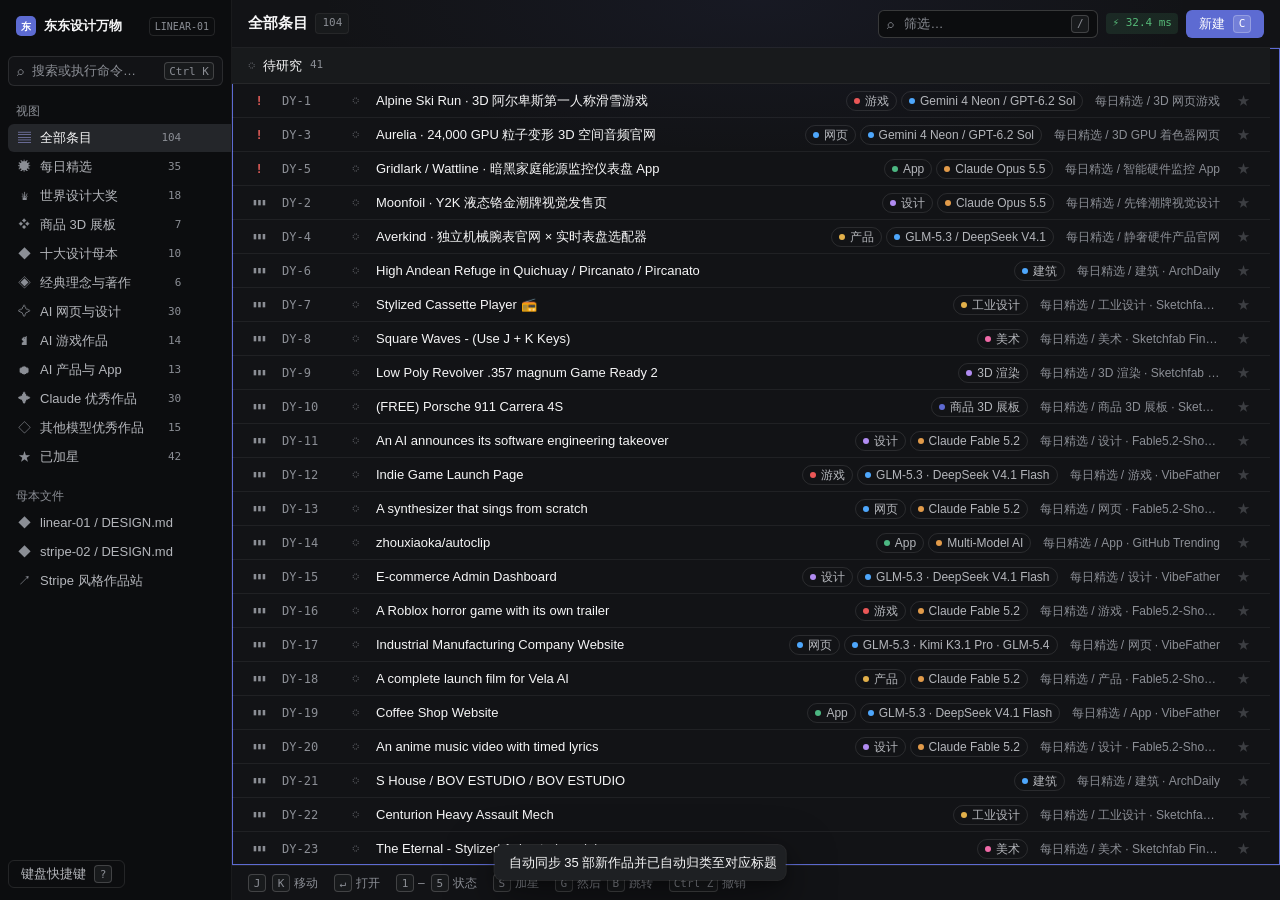
<file: index.html>
<!DOCTYPE html>
<html lang="zh-CN">
<head>
  <meta charset="utf-8">
  <meta name="viewport" content="width=device-width, initial-scale=1.0">
  <meta name="color-scheme" content="dark">
  <title>东东设计万物</title>
  <meta name="description" content="东东设计万物：收录世界顶级设计大奖（建筑/工业/美术/渲染/空间）、商品 3D 展板与 AI 精选作品的精密暗黑灵感工作台。">
  <link rel="stylesheet" href="./design-vault/linear-01/tokens.css">
  <link rel="stylesheet" href="./src/linear/linear.css?v=13">
</head>
<body>
  <a class="skip-link" href="#item-list">跳至条目列表</a>

  <div class="app-shell" id="app-shell">
    <!-- ============ Sidebar / Mobile Navigation Drawer ============ -->
    <aside class="sidebar" id="sidebar-drawer" popover="manual" aria-label="工作区导航">
      <div class="drawer-scroller" id="drawer-scroller">
        <div class="drawer-sheet" id="drawer-sheet">
          <div class="workspace">
            <span class="workspace-mark" aria-hidden="true">东</span>
            <span class="workspace-name">东东设计万物</span>
            <span class="workspace-tag">LINEAR-01</span>
            <button type="button" class="ghost-btn drawer-close-btn" id="drawer-close-btn" aria-label="关闭导航菜单" autofocus>✕</button>
          </div>

          <button type="button" class="search-trigger" id="open-palette-btn">
            <span aria-hidden="true">⌕</span>
            <span>搜索或执行命令…</span>
            <kbd class="kbd" id="mod-key-hint">⌘K</kbd>
          </button>

          <nav aria-label="视图">
            <p class="nav-heading">视图</p>
            <ul id="view-nav" class="nav-list"></ul>
          </nav>

          <nav aria-label="设计母本库">
            <p class="nav-heading">母本文件</p>
            <ul class="nav-list">
              <li><a class="nav-item" href="./design-vault/linear-01/DESIGN.md" target="_blank" rel="noopener"><span class="nav-icon" aria-hidden="true">◆</span>linear-01 / DESIGN.md</a></li>
              <li><a class="nav-item" href="./design-vault/stripe-02/DESIGN.md" target="_blank" rel="noopener"><span class="nav-icon" aria-hidden="true">◆</span>stripe-02 / DESIGN.md</a></li>
              <li><a class="nav-item" href="./stripe.html"><span class="nav-icon" aria-hidden="true">↗</span>Stripe 风格作品站</a></li>
            </ul>
          </nav>

          <div class="sidebar-foot">
            <button type="button" class="ghost-btn" id="open-shortcuts-btn">
              键盘快捷键 <kbd class="kbd">?</kbd>
            </button>
          </div>
        </div>
      </div>
    </aside>

    <!-- ============ Main list ============ -->
    <main class="main" id="main-content">
      <header class="main-header">
        <div class="header-left">
          <button
            type="button"
            class="ghost-btn mobile-menu-btn"
            id="mobile-menu-btn"
            aria-label="打开导航菜单"
            aria-expanded="false"
            aria-controls="sidebar-drawer"
          >
            <span aria-hidden="true">☰</span>
          </button>
          <h1 class="view-title" id="view-title">全部条目</h1>
          <span class="count-chip" id="view-count">0</span>
        </div>

        <div class="header-right">
          <label for="filter-input" class="sr-only">筛选条目</label>
          <div class="filter-box">
            <span aria-hidden="true" class="filter-icon">⌕</span>
            <input id="filter-input" type="search" placeholder="筛选…" autocomplete="off">
            <kbd class="kbd">/</kbd>
          </div>
          <span class="latency" id="latency-hud" title="上次重绘耗时">⚡ 0.0 ms</span>
          <button type="button" class="primary-btn" id="create-btn">
            新建 <kbd class="kbd kbd-on-accent">C</kbd>
          </button>
        </div>
      </header>

      <div class="daily-bar" id="daily-bar" hidden></div>

      <div
        class="item-list"
        id="item-list"
        role="listbox"
        tabindex="0"
        aria-label="设计条目"
      ></div>

      <footer class="list-hint" aria-hidden="true">
        <span><kbd class="kbd">J</kbd><kbd class="kbd">K</kbd> 移动</span>
        <span><kbd class="kbd">↵</kbd> 打开</span>
        <span><kbd class="kbd">1</kbd>–<kbd class="kbd">5</kbd> 状态</span>
        <span><kbd class="kbd">S</kbd> 加星</span>
        <span><kbd class="kbd">G</kbd> 然后 <kbd class="kbd">B</kbd> 跳转</span>
        <span><kbd class="kbd">⌘Z</kbd> 撤销</span>
      </footer>
    </main>

    <!-- ============ Inspector ============ -->
    <aside class="inspector" id="inspector" aria-label="条目详情" hidden></aside>
  </div>

  <!-- ============ Command palette ============ -->
  <dialog id="palette" class="lin-dialog palette" closedby="any" aria-label="命令面板">
    <div class="palette-input-row">
      <span class="palette-context" id="palette-context">东东设计万物</span>
      <label for="palette-input" class="sr-only">输入命令或搜索条目</label>
      <input
        id="palette-input"
        type="text"
        role="combobox"
        aria-expanded="true"
        aria-controls="palette-list"
        aria-autocomplete="list"
        autocomplete="off"
        placeholder="输入命令或搜索…"
      >
    </div>
    <ul id="palette-list" class="palette-list" role="listbox" aria-label="命令结果"></ul>
    <div class="palette-foot" aria-hidden="true">
      <span><kbd class="kbd">↑</kbd><kbd class="kbd">↓</kbd> 选择</span>
      <span><kbd class="kbd">↵</kbd> 执行</span>
      <span><kbd class="kbd">Esc</kbd> 关闭</span>
    </div>
  </dialog>

  <!-- ============ Create dialog ============ -->
  <dialog id="create-dialog" class="lin-dialog create-dialog" closedby="any" aria-labelledby="create-title">
    <form id="create-form" method="dialog">
      <div class="dialog-head">
        <h1 id="create-title" class="dialog-title">新建设计条目</h1>
        <button type="button" class="ghost-btn" id="create-close">关闭 <kbd class="kbd">Esc</kbd></button>
      </div>
      <div class="dialog-body">
        <label class="field">
          <span>标题</span>
          <input name="title" type="text" required autofocus placeholder="例如：Things 3 · 安静的任务管理">
        </label>
        <div class="field-row">
          <label class="field">
            <span>类型</span>
            <select name="type">
              <option value="award">世界设计大奖</option>
              <option value="product3d">商品 3D 展板</option>
              <option value="daily">每日精选</option>
              <option value="benchmark">设计母本</option>
              <option value="theory">经典理念与著作</option>
              <option value="aiweb">AI 网页与设计</option>
              <option value="fable">Claude 优秀作品</option>
              <option value="othermodel">其他模型优秀作品</option>
            </select>
          </label>
          <label class="field">
            <span>状态</span>
            <select name="status" id="create-status"></select>
          </label>
        </div>
        <div class="field-row">
          <label class="field">
            <span>品类（自动归类）</span>
            <select name="category">
              <option value="">自动 / 不指定</option>
              <option value="architecture">建筑</option>
              <option value="industrial">工业设计</option>
              <option value="art">美术</option>
              <option value="render">3D 渲染</option>
              <option value="spatial">空间 / 交互</option>
              <option value="product3d">商品 3D 展板</option>
              <option value="web">网页</option>
              <option value="game">游戏</option>
              <option value="design">设计</option>
              <option value="product">产品</option>
              <option value="app">App</option>
            </select>
          </label>
          <label class="field">
            <span>所属模型</span>
            <input name="modelName" type="text" placeholder="例如：Claude Fable 5.2 / Gemini 4 Neon">
          </label>
        </div>
        <label class="field">
          <span>领域</span>
          <input name="domain" type="text" placeholder="例如：数字软件 / 生产力">
        </label>
        <label class="field">
          <span>一句话本质</span>
          <textarea name="essence" rows="3" placeholder="它为什么值得进你的设计库？"></textarea>
        </label>
      </div>
      <div class="dialog-foot">
        <button type="button" class="ghost-btn" id="create-cancel">取消</button>
        <button type="submit" class="primary-btn">创建条目</button>
      </div>
    </form>
  </dialog>

  <!-- ============ Shortcuts dialog ============ -->
  <dialog id="shortcuts-dialog" class="lin-dialog shortcuts-dialog" closedby="any" aria-labelledby="shortcuts-title">
    <div class="dialog-head">
      <h1 id="shortcuts-title" class="dialog-title">键盘快捷键</h1>
      <button type="button" class="ghost-btn" id="shortcuts-close">关闭 <kbd class="kbd">Esc</kbd></button>
    </div>
    <div class="dialog-body">
      <dl class="shortcut-grid" id="shortcut-grid"></dl>
    </div>
  </dialog>

  <!-- ============ Reference Image Lightbox ============ -->
  <dialog id="lightbox" class="lin-dialog lightbox-dialog" closedby="any" aria-labelledby="lightbox-title">
    <div class="dialog-head">
      <div class="lightbox-head-meta">
        <span class="count-chip" id="lightbox-counter">1 / 3</span>
        <h1 id="lightbox-title" class="dialog-title">参考图预览</h1>
      </div>
      <div class="lightbox-controls">
        <button type="button" class="ghost-btn" id="lightbox-prev" aria-label="上一张参考图"><kbd class="kbd">←</kbd></button>
        <button type="button" class="ghost-btn" id="lightbox-next" aria-label="下一张参考图"><kbd class="kbd">→</kbd></button>
        <button type="button" class="ghost-btn" id="lightbox-close">关闭 <kbd class="kbd">Esc</kbd></button>
      </div>
    </div>
    <div class="lightbox-stage" id="lightbox-stage"></div>
    <div class="lightbox-strip" id="lightbox-strip" hidden></div>
    <div class="lightbox-foot">
      <span class="workspace-tag" id="lightbox-tag">UI</span>
      <p class="lightbox-caption" id="lightbox-caption"></p>
    </div>
  </dialog>

  <div class="toast" id="toast" role="status" aria-live="polite">
    <span id="toast-text"></span>
    <button type="button" class="toast-undo" id="toast-undo">撤销 <kbd class="kbd">⌘Z</kbd></button>
  </div>

  <script type="module" src="./src/linear/app.js?v=13"></script>
</body>
</html>
</file>
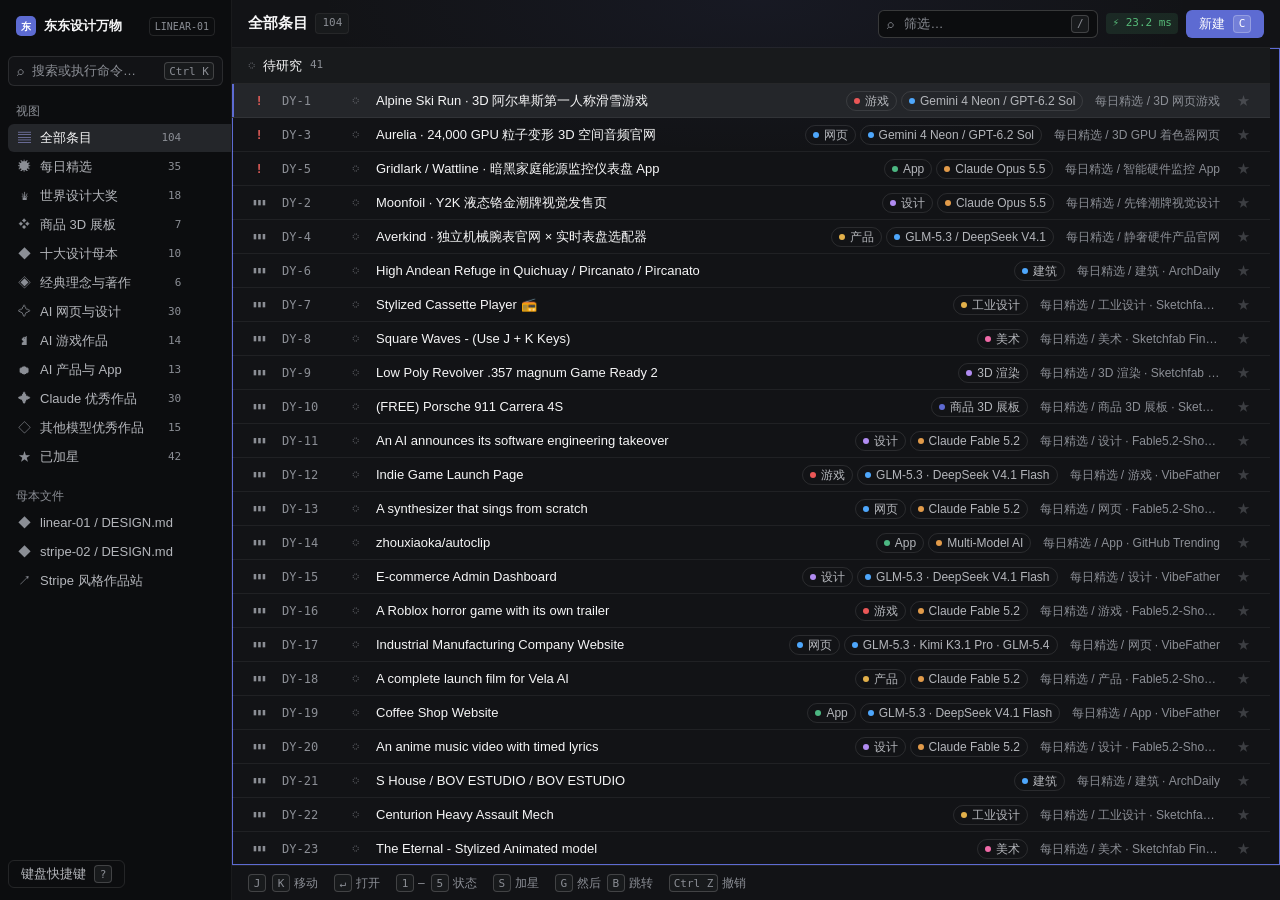
<file: linear.html>
<!DOCTYPE html>
<html lang="zh-CN">
<head>
  <meta charset="utf-8">
  <meta name="viewport" content="width=device-width, initial-scale=1.0">
  <meta name="color-scheme" content="dark">
  <meta http-equiv="refresh" content="0; url=./index.html">
  <title>东东设计万物</title>
  <style>
    body {
      margin: 0;
      min-block-size: 100dvh;
      display: grid;
      place-items: center;
      background: #08090a;
      color: #b4b8bf;
      font: 14px/1.5 -apple-system, BlinkMacSystemFont, "Segoe UI", "PingFang SC", sans-serif;
    }
    a { color: #9ea6f5; }
  </style>
  <script>
    location.replace("./index.html" + location.search + location.hash);
  </script>
</head>
<body>
  <p>正在跳转至 <a href="./index.html">Design Vault · 01 Linear 精密工作台</a>…</p>
</body>
</html>
</file>
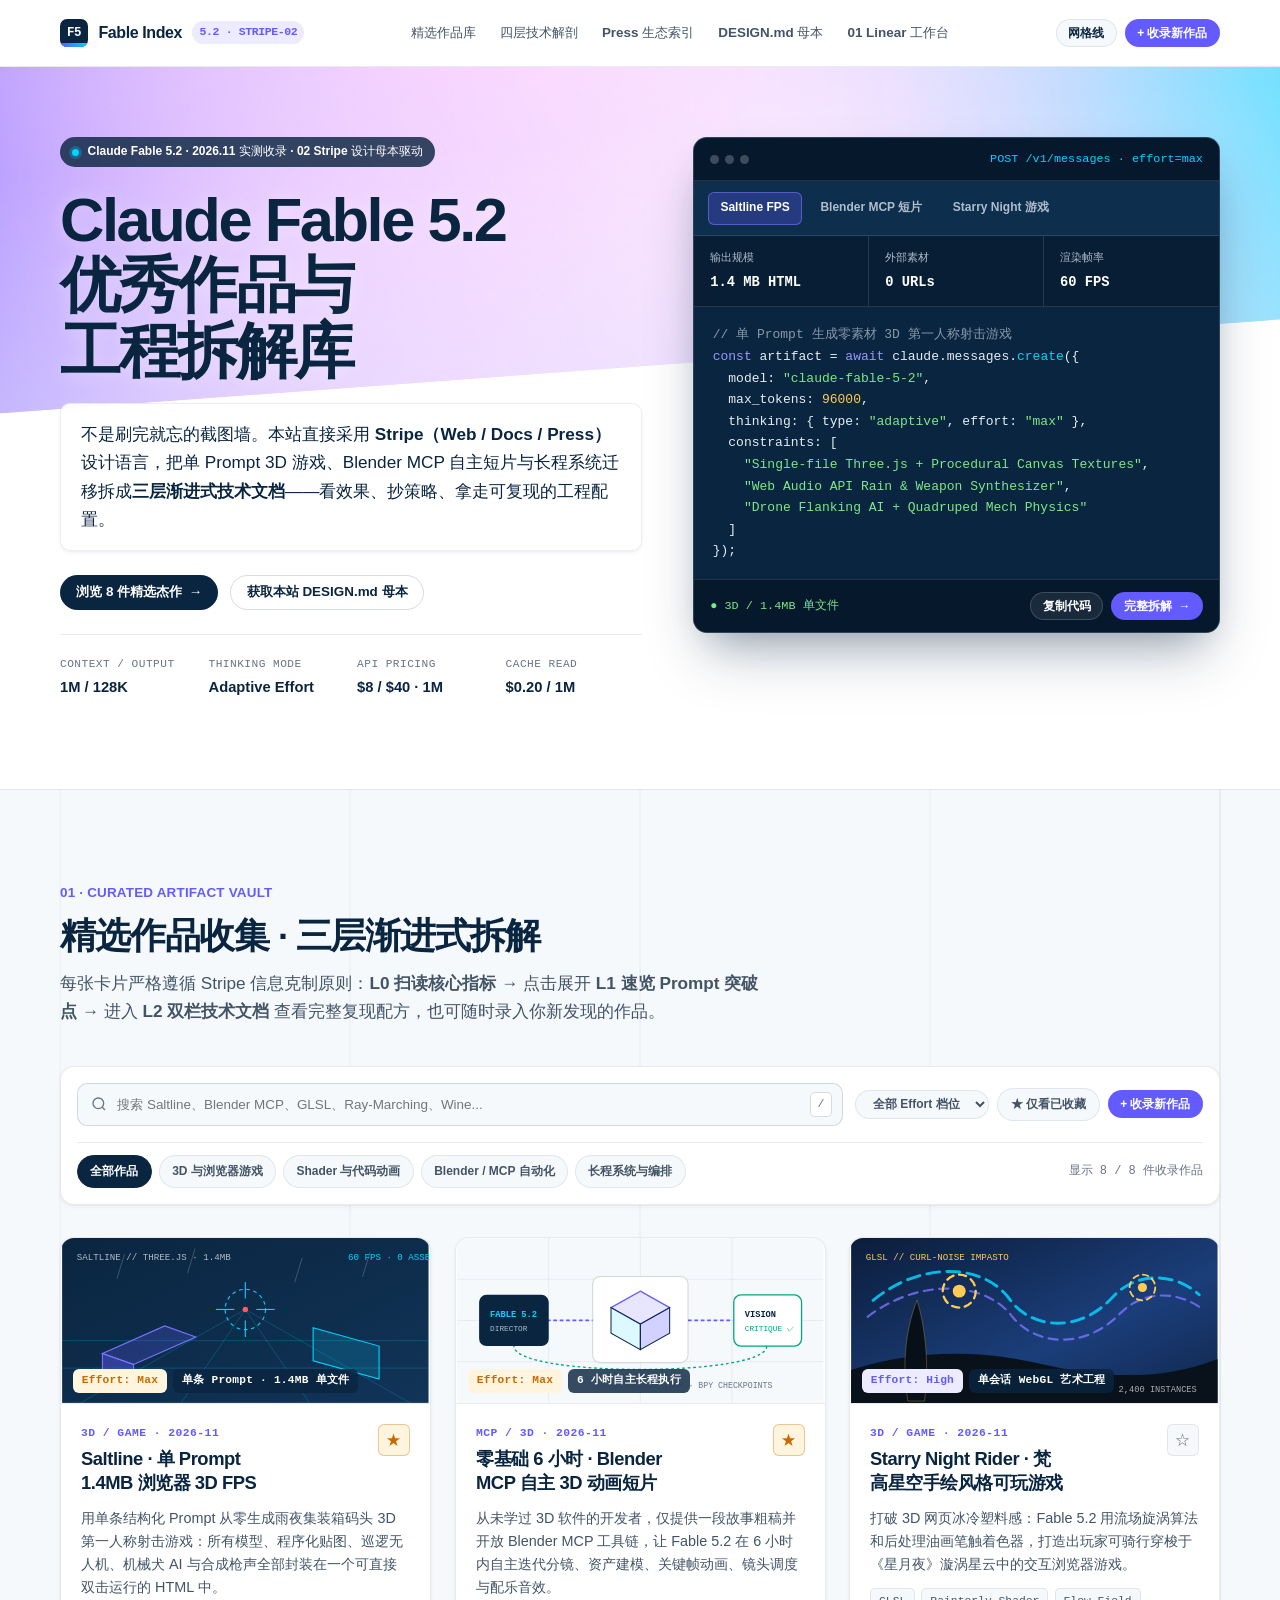
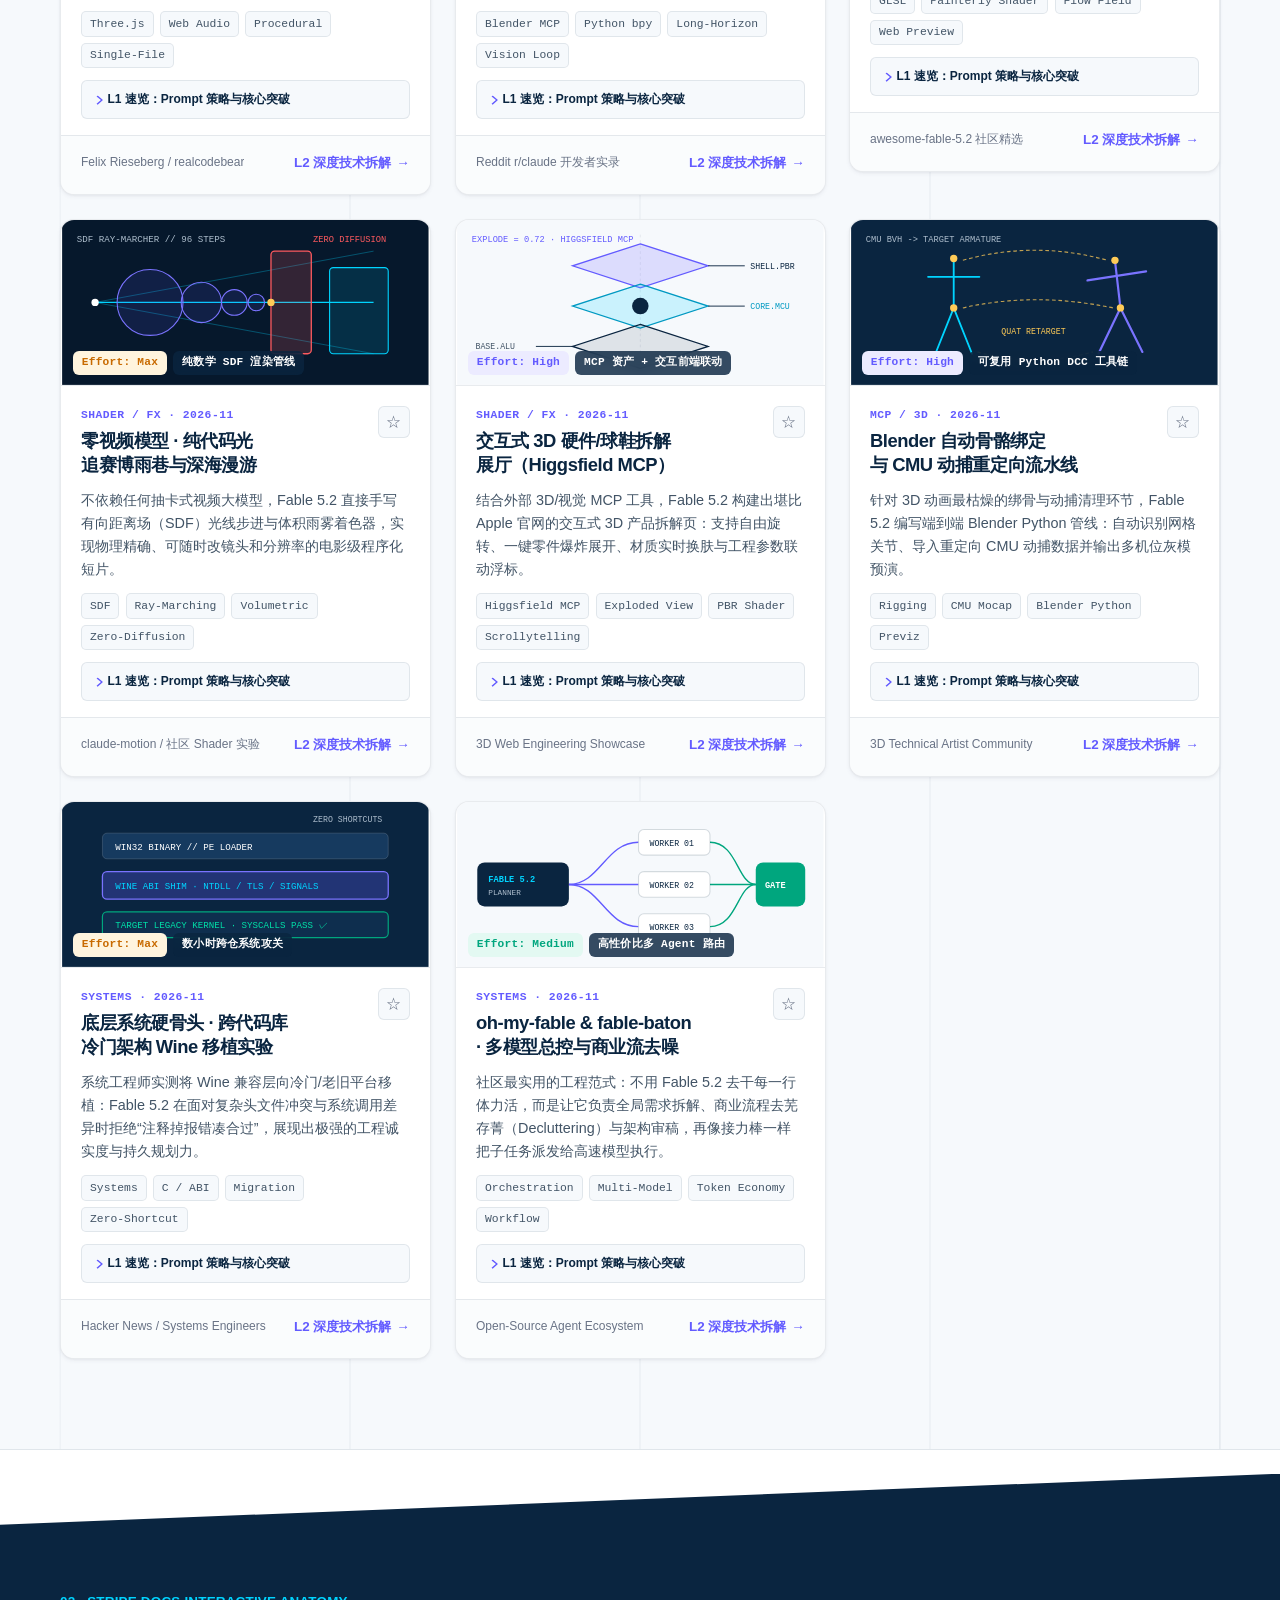
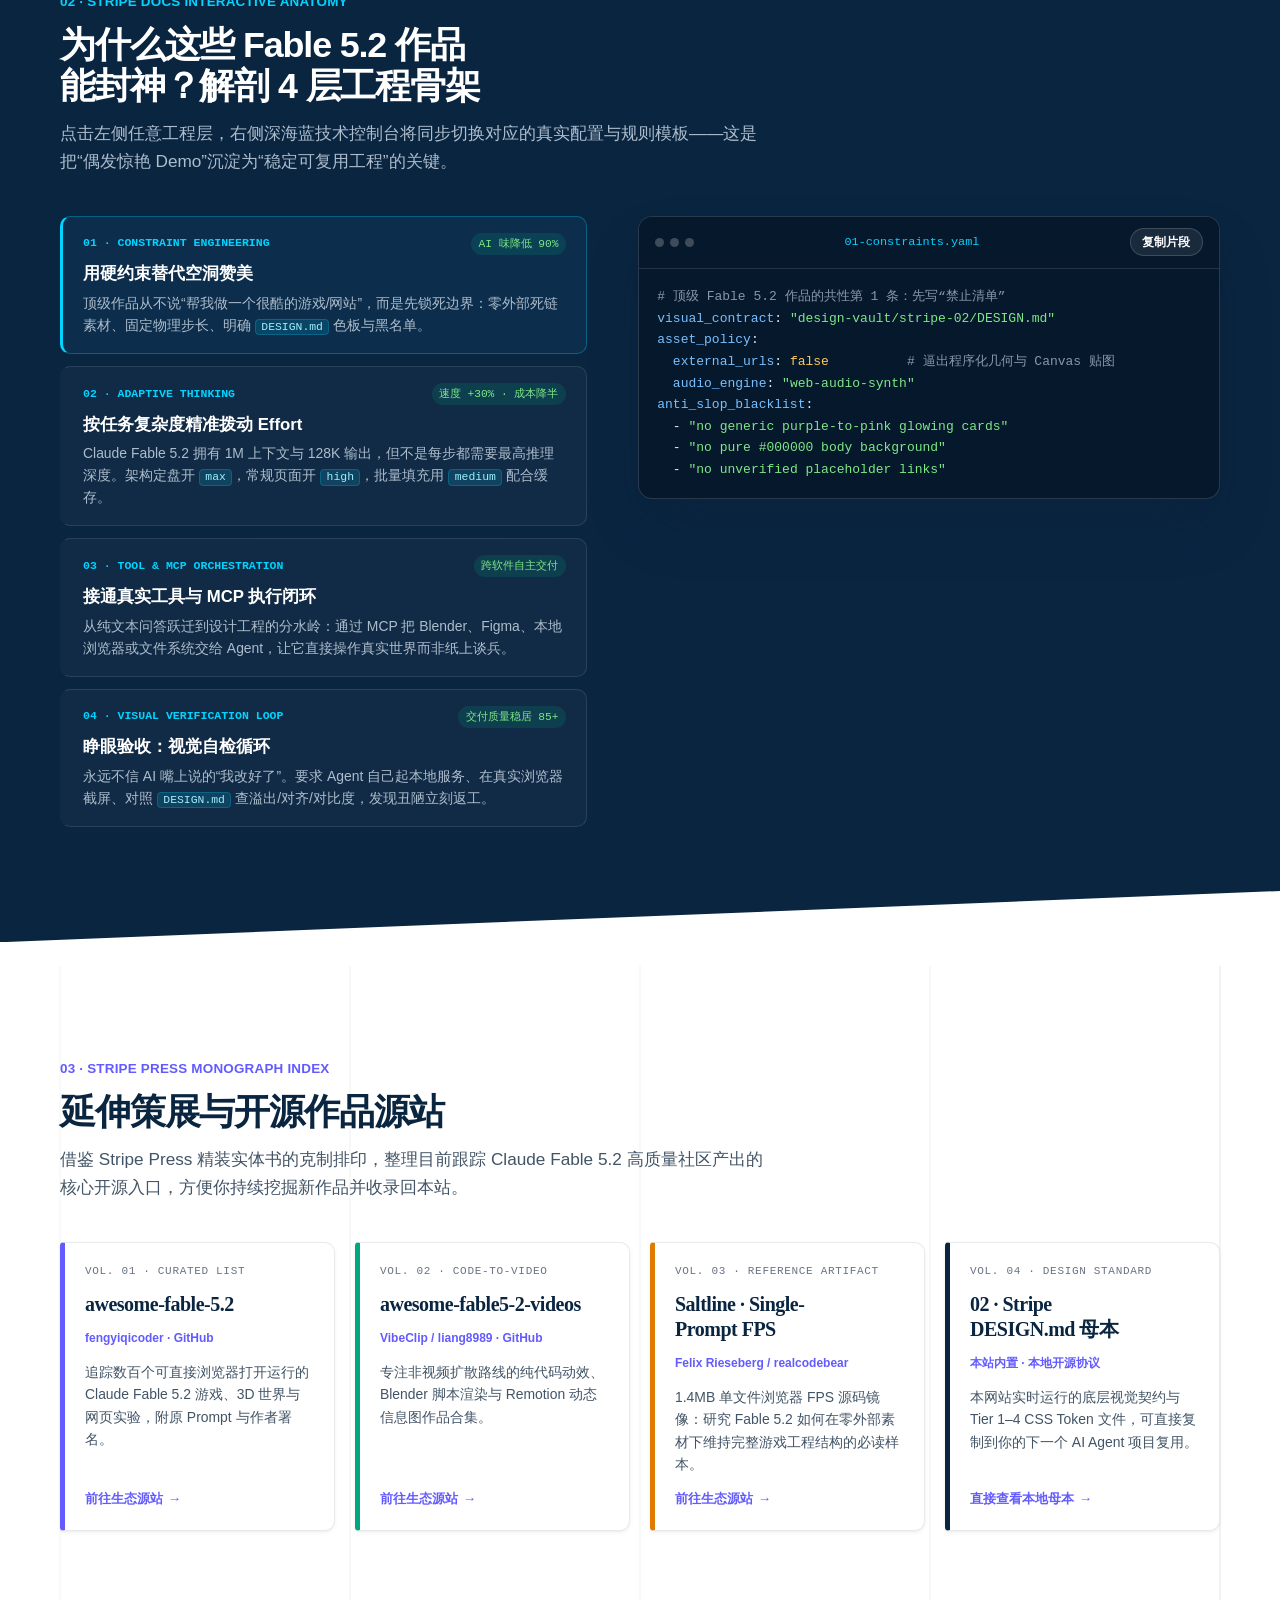
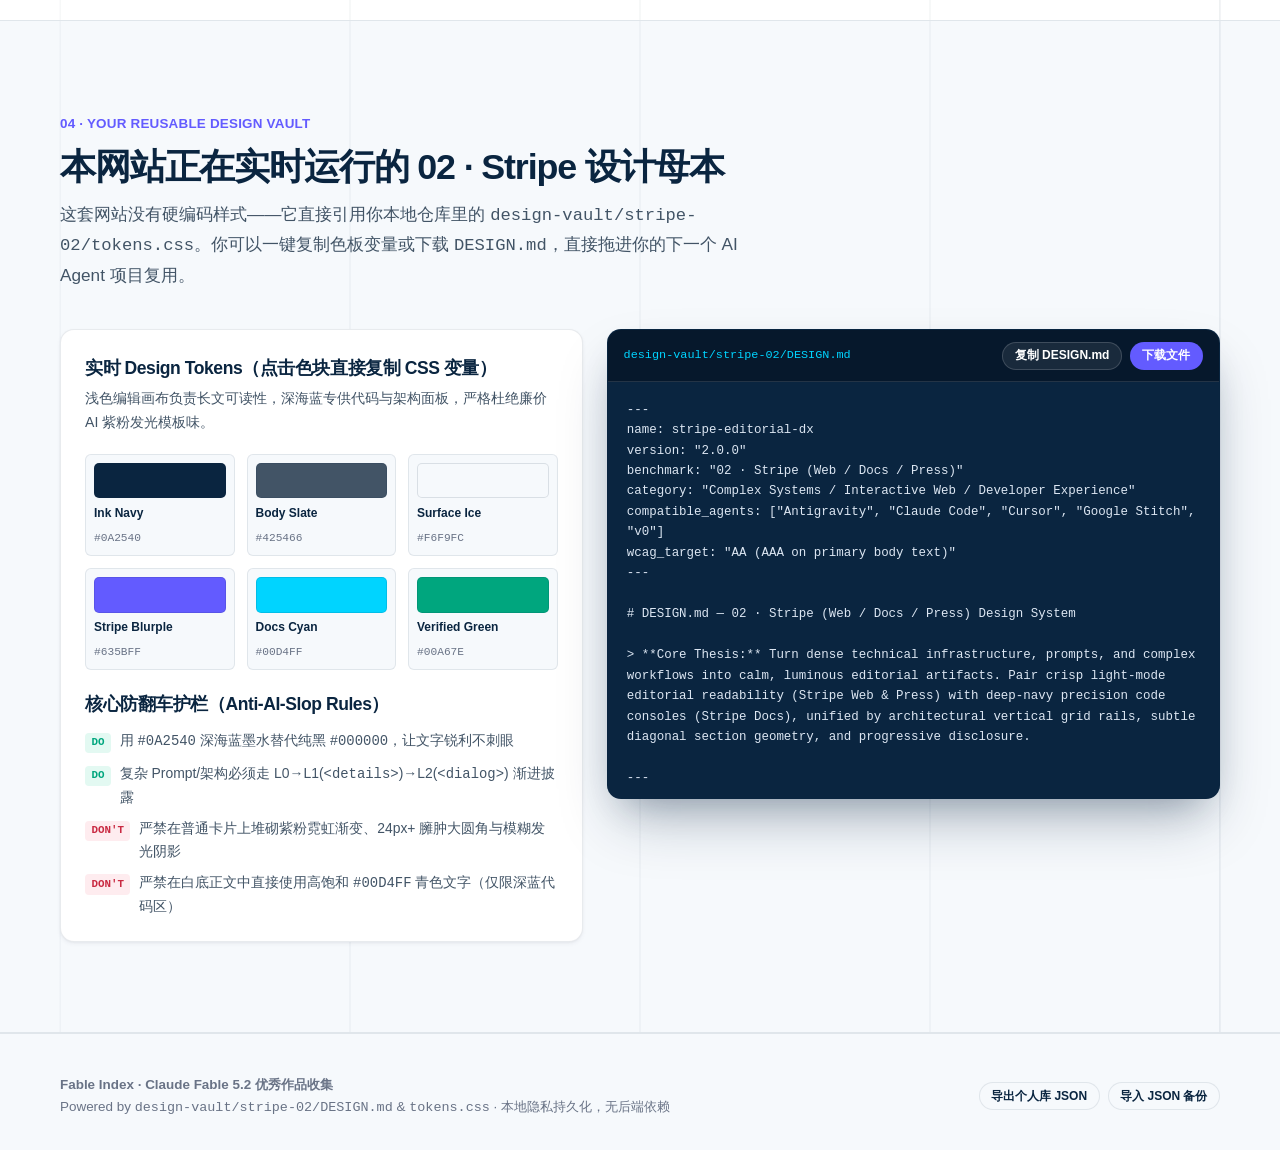
<file: stripe.html>
<!DOCTYPE html>
<html lang="zh-CN">
<head>
  <meta charset="utf-8">
  <meta name="viewport" content="width=device-width, initial-scale=1.0">
  <title>Fable Index · Claude Fable 5.2 优秀作品收集（02 · Stripe 设计母本）</title>
  <meta
    name="description"
    content="以 02 · Stripe（Web / Docs / Press）设计母本构建的 Claude Fable 5.2 优秀作品收集与渐进式技术拆解个人网站。"
  >
  <!-- Single Source of Truth: directly loads your reusable Stripe Design Vault tokens -->
  <link rel="stylesheet" href="./design-vault/stripe-02/tokens.css">
  <link rel="stylesheet" href="./src/styles/main.css">
</head>
<body>
  <a class="skip-link" href="#main-content">跳至主要内容</a>

  <!-- Toggleable Stripe 4-Column Architectural Guide Rails -->
  <div class="rails-overlay" aria-hidden="true">
    <span></span><span></span><span></span><span></span>
  </div>

  <header class="site-header">
    <div class="container header-inner">
      <a class="brand" href="#">
        <span class="brand-mark" aria-hidden="true">F5</span>
        <span>Fable Index</span>
        <span class="brand-version">5.2 · STRIPE-02</span>
      </a>

      <nav class="nav-links" aria-label="主导航">
        <a href="#works">精选作品库</a>
        <a href="#anatomy">四层技术解剖</a>
        <a href="#press">Press 生态索引</a>
        <a href="#design-vault">DESIGN.md 母本</a>
        <a href="./index.html">01 Linear 工作台</a>
      </nav>

      <div class="header-actions">
        <button
          type="button"
          class="btn btn-subtle btn-sm"
          id="toggle-grid-btn"
          aria-pressed="false"
        >
          网格线
        </button>
        <button
          type="button"
          class="btn btn-primary btn-sm"
          data-open-add-dialog
        >
          + 收录新作品
        </button>
      </div>
    </div>
  </header>

  <main id="main-content">
    <!-- ==================== HERO: Living Stripe Mesh + Interactive Docs Console ==================== -->
    <section class="hero" aria-labelledby="hero-heading">
      <div class="hero-mesh-stage" aria-hidden="true">
        <canvas id="stripe-mesh-canvas" class="hero-mesh-canvas"></canvas>
      </div>

      <div class="container hero-grid">
        <div>
          <p class="hero-pill">
            <span class="hero-pill-dot" aria-hidden="true"></span>
            <span>Claude Fable 5.2 · 2026.11 实测收录 · 02 Stripe 设计母本驱动</span>
          </p>

          <h1 id="hero-heading" class="hero-title">
            Claude Fable 5.2
            <span class="hero-title-accent">优秀作品与工程拆解库</span>
          </h1>

          <p class="hero-lead">
            不是刷完就忘的截图墙。本站直接采用 <strong>Stripe（Web / Docs / Press）</strong>设计语言，把单 Prompt 3D 游戏、Blender MCP 自主短片与长程系统迁移拆成<strong>三层渐进式技术文档</strong>——看效果、抄策略、拿走可复现的工程配置。
          </p>

          <div class="hero-cta-row">
            <a class="btn btn-ink" href="#works">
              浏览 8 件精选杰作 <span class="arrow-shift" aria-hidden="true">→</span>
            </a>
            <a class="btn btn-ghost" href="#design-vault">
              获取本站 DESIGN.md 母本
            </a>
          </div>

          <dl class="spec-strip" aria-label="Claude Fable 5.2 模型核心规格">
            <div class="spec-item">
              <dt>Context / Output</dt>
              <dd>1M / 128K</dd>
            </div>
            <div class="spec-item">
              <dt>Thinking Mode</dt>
              <dd>Adaptive Effort</dd>
            </div>
            <div class="spec-item">
              <dt>API Pricing</dt>
              <dd>$8 / $40 · 1M</dd>
            </div>
            <div class="spec-item">
              <dt>Cache Read</dt>
              <dd>$0.20 / 1M</dd>
            </div>
          </dl>
        </div>

        <!-- Floating Stripe Docs Interactive Spec Console -->
        <aside class="hero-console" aria-label="代表作实时技术配方预览">
          <div class="console-chrome">
            <span class="console-dots" aria-hidden="true">
              <span></span><span></span><span></span>
            </span>
            <span id="hero-console-endpoint" class="console-endpoint">POST /v1/messages · effort=max</span>
          </div>

          <div id="hero-console-tabs" class="console-tabs" role="tablist" aria-label="切换代表作配方"></div>

          <div id="hero-console-metrics" class="console-metrics"></div>

          <div class="code-frame">
            <pre
              class="code-block"
              role="region"
              aria-label="代表作核心代码与提示词结构"
              tabindex="0"
            ><code id="hero-console-code"></code></pre>
          </div>

          <div class="console-footer">
            <span id="hero-console-badge" class="console-badge">● 3D / 1.4MB 单文件</span>
            <div class="header-actions">
              <button type="button" class="btn btn-dark-ghost btn-sm" id="hero-copy-btn">
                复制代码
              </button>
              <button type="button" class="btn btn-primary btn-sm" id="hero-inspect-btn">
                完整拆解 <span class="arrow-shift" aria-hidden="true">→</span>
              </button>
            </div>
          </div>
        </aside>
      </div>
    </section>

    <!-- ==================== SECTION 2: Curated Works Vault (L0 -> L1 -> L2) ==================== -->
    <section id="works" class="band band-subtle with-rails" aria-labelledby="works-heading">
      <div class="container">
        <header class="section-head">
          <p class="eyebrow">01 · CURATED ARTIFACT VAULT</p>
          <h2 id="works-heading" class="section-title">精选作品收集 · 三层渐进式拆解</h2>
          <p class="section-desc">
            每张卡片严格遵循 Stripe 信息克制原则：<strong>L0 扫读核心指标</strong> → 点击展开 <strong>L1 速览 Prompt 突破点</strong> → 进入 <strong>L2 双栏技术文档</strong> 查看完整复现配方，也可随时录入你新发现的作品。
          </p>
        </header>

        <search class="toolbar-shell" aria-label="检索与筛选作品库">
          <div class="toolbar-top">
            <div class="search-box">
              <svg class="search-icon" width="16" height="16" viewBox="0 0 24 24" fill="none" stroke="currentColor" stroke-width="2" aria-hidden="true">
                <circle cx="11" cy="11" r="8"></circle>
                <path d="m21 21-4.35-4.35"></path>
              </svg>
              <label for="works-search" class="sr-only">搜索作品标题、作者、技术栈或 Prompt 关键词</label>
              <input
                id="works-search"
                type="search"
                class="search-input"
                placeholder="搜索 Saltline、Blender MCP、GLSL、Ray-Marching、Wine..."
              >
              <kbd class="search-kbd" aria-hidden="true">/</kbd>
            </div>

            <div class="toolbar-controls">
              <label for="effort-select" class="sr-only">按思考深度筛选</label>
              <select id="effort-select" class="filter-pill">
                <option value="all">全部 Effort 档位</option>
                <option value="max">Effort: Max</option>
                <option value="high">Effort: High</option>
                <option value="medium">Effort: Medium</option>
              </select>

              <button
                type="button"
                class="filter-pill"
                id="bookmark-filter-btn"
                aria-pressed="false"
              >
                ★ 仅看已收藏
              </button>

              <button type="button" class="btn btn-primary btn-sm" data-open-add-dialog>
                + 收录新作品
              </button>
            </div>
          </div>

          <div class="filter-row">
            <div id="category-pills" class="pill-group" role="group" aria-label="按作品类型筛选"></div>
            <span id="works-count" class="result-meta" aria-live="polite">显示 8 / 8 件收录作品</span>
          </div>
        </search>

        <div id="works-grid" class="works-grid"></div>
      </div>
    </section>

    <!-- ==================== SECTION 3: Deep Ink Slanted Band (Stripe Docs Split Anatomy) ==================== -->
    <section id="anatomy" class="anatomy-band" aria-labelledby="anatomy-heading">
      <div class="container">
        <header class="section-head">
          <p class="eyebrow eyebrow-cyan">02 · STRIPE DOCS INTERACTIVE ANATOMY</p>
          <h2 id="anatomy-heading" class="section-title">为什么这些 Fable 5.2 作品能封神？解剖 4 层工程骨架</h2>
          <p class="section-desc">
            点击左侧任意工程层，右侧深海蓝技术控制台将同步切换对应的真实配置与规则模板——这是把“偶发惊艳 Demo”沉淀为“稳定可复用工程”的关键。
          </p>
        </header>

        <div class="anatomy-layout">
          <div id="anatomy-steps" class="anatomy-steps" role="tablist" aria-label="四层工程骨架"></div>

          <figure class="anatomy-console">
            <figcaption class="console-chrome">
              <span class="console-dots" aria-hidden="true">
                <span></span><span></span><span></span>
              </span>
              <span id="anatomy-filename" class="console-endpoint">01-constraints.yaml</span>
              <button type="button" class="btn btn-dark-ghost btn-sm" id="anatomy-copy-btn">
                复制片段
              </button>
            </figcaption>
            <pre
              class="code-block"
              role="region"
              aria-labelledby="anatomy-filename"
              tabindex="0"
            ><code id="anatomy-code"></code></pre>
          </figure>
        </div>
      </div>
    </section>

    <!-- ==================== SECTION 4: Stripe Press Reading & Ecosystem Index ==================== -->
    <section id="press" class="band with-rails" aria-labelledby="press-heading">
      <div class="container">
        <header class="section-head">
          <p class="eyebrow">03 · STRIPE PRESS MONOGRAPH INDEX</p>
          <h2 id="press-heading" class="section-title">延伸策展与开源作品源站</h2>
          <p class="section-desc">
            借鉴 Stripe Press 精装实体书的克制排印，整理目前跟踪 Claude Fable 5.2 高质量社区产出的核心开源入口，方便你持续挖掘新作品并收录回本站。
          </p>
        </header>

        <div id="press-grid" class="press-grid"></div>
      </div>
    </section>

    <!-- ==================== SECTION 5: Live Reusable 02 Stripe DESIGN.md Vault ==================== -->
    <section id="design-vault" class="band band-subtle with-rails" aria-labelledby="vault-heading">
      <div class="container">
        <header class="section-head">
          <p class="eyebrow">04 · YOUR REUSABLE DESIGN VAULT</p>
          <h2 id="vault-heading" class="section-title">本网站正在实时运行的 02 · Stripe 设计母本</h2>
          <p class="section-desc">
            这套网站没有硬编码样式——它直接引用你本地仓库里的 <code>design-vault/stripe-02/tokens.css</code>。你可以一键复制色板变量或下载 <code>DESIGN.md</code>，直接拖进你的下一个 AI Agent 项目复用。
          </p>
        </header>

        <div class="vault-grid">
          <div class="vault-panel">
            <div>
              <h3>实时 Design Tokens（点击色块直接复制 CSS 变量）</h3>
              <p class="section-desc" style="font-size: 0.88rem; margin-block-start: 0.3rem;">
                浅色编辑画布负责长文可读性，深海蓝专供代码与架构面板，严格杜绝廉价 AI 紫粉发光模板味。
              </p>
            </div>

            <div id="vault-swatches" class="swatch-grid"></div>

            <div>
              <h3 style="margin-block-end: 0.65rem;">核心防翻车护栏（Anti-AI-Slop Rules）</h3>
              <ul class="vault-rules-list">
                <li><span class="rule-tag rule-do">DO</span><span>用 <code>#0A2540</code> 深海蓝墨水替代纯黑 <code>#000000</code>，让文字锐利不刺眼</span></li>
                <li><span class="rule-tag rule-do">DO</span><span>复杂 Prompt/架构必须走 L0→L1(<code>&lt;details&gt;</code>)→L2(<code>&lt;dialog&gt;</code>) 渐进披露</span></li>
                <li><span class="rule-tag rule-dont">DON'T</span><span>严禁在普通卡片上堆砌紫粉霓虹渐变、24px+ 臃肿大圆角与模糊发光阴影</span></li>
                <li><span class="rule-tag rule-dont">DON'T</span><span>严禁在白底正文中直接使用高饱和 <code>#00D4FF</code> 青色文字（仅限深蓝代码区）</span></li>
              </ul>
            </div>
          </div>

          <div class="vault-doc-box">
            <div class="console-chrome">
              <span class="console-endpoint">design-vault/stripe-02/DESIGN.md</span>
              <div class="header-actions">
                <button type="button" class="btn btn-dark-ghost btn-sm" id="copy-design-md-btn">
                  复制 DESIGN.md
                </button>
                <button type="button" class="btn btn-primary btn-sm" id="download-design-md-btn">
                  下载文件
                </button>
              </div>
            </div>
            <pre
              id="vault-design-md-preview"
              class="vault-doc-pre"
              role="region"
              aria-label="Stripe DESIGN.md 完整规范预览"
              tabindex="0"
            >加载 DESIGN.md 中...</pre>
          </div>
        </div>
      </div>
    </section>
  </main>

  <footer class="site-footer">
    <div class="container footer-inner">
      <div>
        <strong>Fable Index · Claude Fable 5.2 优秀作品收集</strong>
        <p>Powered by <code>design-vault/stripe-02/DESIGN.md</code> &amp; <code>tokens.css</code> · 本地隐私持久化，无后端依赖</p>
      </div>

      <div class="footer-tools">
        <button type="button" class="btn btn-subtle btn-sm" id="export-json-btn">
          导出个人库 JSON
        </button>
        <label class="btn btn-subtle btn-sm" for="import-json-input">
          导入 JSON 备份
        </label>
        <input id="import-json-input" type="file" accept="application/json" class="sr-only">
      </div>
    </div>
  </footer>

  <!-- ==================== L2 NATIVE MODAL: Stripe Docs Deep Technical Inspector ==================== -->
  <dialog id="work-dialog" class="stripe-dialog" closedby="any" aria-labelledby="work-dialog-title">
    <div class="dialog-head">
      <div>
        <h1 id="work-dialog-title" class="dialog-title">作品深度技术拆解</h1>
        <p id="work-dialog-subtitle" style="font-size: 0.82rem; color: var(--color-ink-muted);"></p>
      </div>
      <button type="button" class="btn btn-subtle btn-sm" id="work-dialog-close" autofocus>
        关闭 (Esc)
      </button>
    </div>

    <div class="dialog-body">
      <div class="inspector-split">
        <div id="inspector-narrative" class="inspector-narrative"></div>

        <aside class="inspector-code-pane" aria-label="可复现技术配方与清单">
          <div class="console-tabs" role="tablist" aria-label="切换拆解代码视角">
            <button type="button" class="console-tab" role="tab" aria-selected="true" data-inspector-tab="prompt">
              Prompt 架构
            </button>
            <button type="button" class="console-tab" role="tab" aria-selected="false" data-inspector-tab="mcp">
              MCP / 模型配置
            </button>
            <button type="button" class="console-tab" role="tab" aria-selected="false" data-inspector-tab="repro">
              复现 Checklist
            </button>
          </div>

          <div id="inspector-code-body" class="inspector-code-body"></div>

          <div class="console-footer">
            <span class="console-badge">● Stripe Docs Progressive Inspector</span>
            <button type="button" class="btn btn-dark-ghost btn-sm" id="inspector-copy-btn">
              复制当前面板
            </button>
          </div>
        </aside>
      </div>
    </div>
  </dialog>

  <!-- ==================== NATIVE MODAL: Add New Personal Fable 5.2 Work ==================== -->
  <dialog id="add-work-dialog" class="stripe-dialog dialog-narrow" closedby="any" aria-labelledby="add-dialog-title">
    <div class="dialog-head">
      <h1 id="add-dialog-title" class="dialog-title">收录新的 Claude Fable 5.2 优秀作品</h1>
      <button type="button" class="btn btn-subtle btn-sm" id="add-dialog-close">关闭</button>
    </div>

    <div class="dialog-body">
      <form id="add-work-form" class="vault-form">
        <div class="field">
          <label for="f-title">作品名称 *</label>
          <input id="f-title" name="title" type="text" required autofocus placeholder="例如：WebGPU 流体沙盒 · 单文件实验">
        </div>

        <div class="form-row-2">
          <div class="field">
            <label for="f-category">作品分类</label>
            <select id="f-category" name="category">
              <option value="3d-games">3D 与浏览器游戏</option>
              <option value="shaders-motion">Shader 与代码动画</option>
              <option value="blender-mcp">Blender / MCP 自动化</option>
              <option value="systems-arch">长程系统与编排</option>
            </select>
          </div>

          <div class="field">
            <label for="f-effort">Adaptive Effort 档位</label>
            <select id="f-effort" name="effort">
              <option value="max">Effort: Max</option>
              <option value="high" selected>Effort: High</option>
              <option value="medium">Effort: Medium</option>
            </select>
          </div>
        </div>

        <div class="form-row-2">
          <div class="field">
            <label for="f-creator">作者 / 来源</label>
            <input id="f-creator" name="creator" type="text" placeholder="例如：@username / GitHub">
          </div>

          <div class="field">
            <label for="f-horizon">执行尺度 / 特征</label>
            <input id="f-horizon" name="horizon" type="text" placeholder="例如：单条 Prompt · 2h MCP">
          </div>
        </div>

        <div class="field">
          <label for="f-summary">一句话核心亮点 *</label>
          <textarea id="f-summary" name="summary" required placeholder="这个作品为什么惊艳？解决了什么硬核问题？"></textarea>
        </div>

        <div class="field">
          <label for="f-prompt">核心 Prompt 思路 / 复现约束（将收纳在 L1/L2 拆解区）</label>
          <textarea id="f-prompt" name="promptCore" placeholder="记录关键约束、工具链或 Prompt 原文精华..."></textarea>
        </div>

        <div class="form-row-2">
          <div class="field">
            <label for="f-tags">技术标签（空格或逗号分隔）</label>
            <input id="f-tags" name="tags" type="text" placeholder="Three.js, MCP, WebAudio">
          </div>

          <div class="field">
            <label for="f-url">原始链接（可选）</label>
            <input id="f-url" name="sourceUrl" type="url" placeholder="https://github.com/...">
          </div>
        </div>

        <div class="form-actions">
          <button type="button" class="btn btn-subtle" id="add-dialog-cancel">取消</button>
          <button type="submit" class="btn btn-primary">写入个人作品库</button>
        </div>
      </form>
    </div>
  </dialog>

  <div id="live-toast" class="toast" role="status" aria-live="polite"></div>

  <script type="module" src="./src/app.js"></script>
</body>
</html>
</file>
<file: design-vault/linear-01/tokens.css>
/* ==========================================================================
   01 · Linear Precision Dark — Reusable Design Tokens (LCH-tuned)
   Tier 1 Literal -> Tier 2 Semantic -> Tier 3 UI -> Tier 4 Component
   ========================================================================== */

@layer tokens {
  :root {
    color-scheme: dark;

    /* ---------- Tier 1: Literal LCH ramp (hex fallbacks first) ---------- */
    --lin-gray-0: #08090a;   --lin-gray-0: lch(3.5% 1 270);
    --lin-gray-1: #0f1011;   --lin-gray-1: lch(6% 1.5 270);
    --lin-gray-2: #161718;   --lin-gray-2: lch(9% 2 270);
    --lin-gray-3: #1c1d1f;   --lin-gray-3: lch(12% 2.5 270);
    --lin-gray-4: #232427;   --lin-gray-4: lch(15% 3 270);
    --lin-gray-muted: #8a8f98;     --lin-gray-muted: lch(59% 4 270);
    --lin-gray-secondary: #b4b8bf; --lin-gray-secondary: lch(74% 3 270);
    --lin-gray-primary: #f7f8f8;   --lin-gray-primary: lch(97% 0.5 270);

    --lin-indigo: #5e6ad2;       --lin-indigo: lch(48% 59 288);
    --lin-indigo-text: #9ea6f5;  --lin-indigo-text: lch(70% 40 288);
    --lin-amber: #e2b04a;        --lin-amber: lch(75% 60 75);
    --lin-green: #4cb782;        --lin-green: lch(68% 48 150);
    --lin-red: #eb5757;          --lin-red: lch(58% 62 30);
    --lin-cyan: #4ea7fc;         --lin-cyan: lch(66% 50 255);

    /* ---------- Tier 2: Semantic ---------- */
    --bg-canvas: var(--lin-gray-0);
    --bg-panel: var(--lin-gray-1);
    --bg-elevated: var(--lin-gray-2);
    --bg-overlay: var(--lin-gray-3);
    --bg-hover: var(--lin-gray-4);

    --text-primary: var(--lin-gray-primary);
    --text-secondary: var(--lin-gray-secondary);
    --text-muted: var(--lin-gray-muted);

    --accent: var(--lin-indigo);
    --accent-hover: color-mix(in oklab, var(--lin-indigo), white 12%);
    --accent-soft: color-mix(in oklab, var(--lin-indigo) 22%, transparent);
    --accent-text: var(--lin-indigo-text);

    --status-backlog: var(--lin-gray-muted);
    --status-studying: var(--lin-amber);
    --status-extracting: var(--lin-indigo-text);
    --status-vault: var(--lin-green);
    --status-archived: color-mix(in oklab, var(--lin-gray-muted), black 25%);
    --priority-urgent: var(--lin-red);

    /* ---------- Tier 3: UI ---------- */
    --border-subtle: rgb(255 255 255 / 0.06);
    --border-default: rgb(255 255 255 / 0.1);
    --border-strong: rgb(255 255 255 / 0.18);

    --font-ui: "Inter Variable", "Inter", -apple-system, BlinkMacSystemFont, "Segoe UI", "PingFang SC", "Microsoft YaHei", sans-serif;
    --font-mono: "JetBrains Mono", "Berkeley Mono", "Cascadia Code", "SFMono-Regular", Consolas, monospace;

    --text-xs: 11px;
    --text-sm: 12px;
    --text-base: 13px;
    --text-md: 15px;
    --text-lg: 20px;

    --space-1: 4px;
    --space-2: 8px;
    --space-3: 12px;
    --space-4: 16px;
    --space-5: 20px;
    --space-6: 24px;
    --space-8: 32px;

    --radius-xs: 4px;
    --radius-sm: 6px;
    --radius-md: 8px;
    --radius-lg: 12px;

    --shadow-overlay: 0 0 0 1px var(--border-default), 0 16px 48px rgb(0 0 0 / 0.5), 0 4px 12px rgb(0 0 0 / 0.3);
    --ease-linear-ui: cubic-bezier(0.25, 0.1, 0.25, 1);
    --duration-overlay: 140ms;

    /* ---------- Tier 4: Component ---------- */
    --sidebar-width: 232px;
    --inspector-width: 420px;
    --row-height: 34px;
    --sidebar-item-height: 28px;
    --focus-ring: 0 0 0 2px var(--bg-canvas), 0 0 0 4px var(--accent);
  }
}
</file>
<file: src/linear/linear.css>
/* ==========================================================================
   Design Vault · 01 Linear Precision Dark workbench
   ========================================================================== */

@layer reset, tokens, base, layout, components, utilities;

@property --drawer-backdrop {
  syntax: "<number>";
  inherits: true;
  initial-value: 0;
}

@keyframes fade-drawer-backdrop {
  0% { --drawer-backdrop: 1; }
  100% { --drawer-backdrop: 0; }
}

@layer reset {
  html, body, h1, h2, h3, p, ul, ol, dl, dd, figure { margin: 0; }
  ul, ol { padding: 0; list-style: none; }
  html { box-sizing: border-box; }
  body, div, aside, main, header, footer, nav, section, dialog, form, input, select, textarea, button, li, a, span, kbd {
    box-sizing: inherit;
  }
  button, input, select, textarea { font: inherit; color: inherit; }
}

@layer base {
  html, body { block-size: 100%; }

  body {
    font-family: var(--font-ui);
    font-size: var(--text-base);
    font-feature-settings: "cv01", "ss03";
    line-height: 1.5;
    color: var(--text-secondary);
    background: var(--bg-canvas);
    -webkit-font-smoothing: antialiased;
    overflow: clip;
  }

  a { color: inherit; text-decoration: none; }

  :focus-visible {
    outline: 2px solid var(--accent);
    outline-offset: 2px;
  }

  ::selection { background: var(--accent-soft); color: var(--text-primary); }

  :where(html, .sidebar, .item-list, .inspector, .palette-list, .dialog-body) {
    scrollbar-width: thin;
    scrollbar-color: rgb(255 255 255 / 0.14) transparent;
  }
}

@layer layout {
  .app-shell {
    display: grid;
    grid-template-columns: var(--sidebar-width) minmax(0, 1fr);
    grid-template-rows: minmax(0, 1fr);
    block-size: 100vh;
    block-size: 100dvh;
    overflow: clip;
  }

  .app-shell.inspector-open {
    grid-template-columns: var(--sidebar-width) minmax(0, 1fr) var(--inspector-width);
  }

  @media (min-width: 761px) {
    .sidebar {
      position: static;
      inset: auto;
      inline-size: auto;
      block-size: auto;
      min-block-size: 0;
      margin: 0;
      border: 0;
      background: var(--bg-canvas);
      color: inherit;
      border-inline-end: 1px solid var(--border-subtle);
      padding: var(--space-3) var(--space-2);
      display: flex;
      flex-direction: column;
      gap: var(--space-4);
      overflow-y: auto;
      overflow-x: hidden;
      overscroll-behavior: contain;
    }

    .drawer-scroller,
    .drawer-sheet {
      display: contents;
    }
  }

  .main {
    display: flex;
    flex-direction: column;
    min-inline-size: 0;
    min-block-size: 0;
    block-size: 100%;
    overflow: clip;
    background: var(--bg-panel);
    position: relative;
  }

  /* Single subtle light leak at the top of the shell (≤ 8% opacity) */
  .main::before {
    content: "";
    position: absolute;
    inset: 0 0 auto 0;
    block-size: 220px;
    background: radial-gradient(60% 100% at 50% 0%, rgb(94 106 210 / 0.07), transparent 70%);
    pointer-events: none;
  }

  .inspector {
    background: var(--bg-elevated);
    border-inline-start: 1px solid var(--border-default);
    overflow-y: auto;
    overscroll-behavior: contain;
    -webkit-overflow-scrolling: touch;
    touch-action: pan-y;
    min-inline-size: 0;
    min-block-size: 0;
  }
}

@layer components {
  .skip-link {
    position: absolute;
    inset-block-start: -40px;
    inset-inline-start: 8px;
    background: var(--accent);
    color: white;
    padding: 6px 10px;
    border-radius: var(--radius-sm);
    z-index: 100;
  }
  .skip-link:focus { inset-block-start: 8px; }

  .kbd {
    display: inline-grid;
    place-items: center;
    min-inline-size: 18px;
    block-size: 18px;
    padding: 0 4px;
    border-radius: var(--radius-xs);
    border: 1px solid var(--border-strong);
    background: var(--bg-elevated);
    color: var(--text-muted);
    font-family: var(--font-mono);
    font-size: var(--text-xs);
    font-weight: 500;
    line-height: 1;
  }

  .kbd + .kbd { margin-inline-start: 2px; }

  .kbd-on-accent {
    background: rgb(255 255 255 / 0.14);
    border-color: rgb(255 255 255 / 0.24);
    color: white;
  }

  /* ---------- Sidebar ---------- */
  .workspace {
    display: flex;
    align-items: center;
    gap: var(--space-2);
    padding: var(--space-1) var(--space-2);
  }

  .workspace-mark {
    inline-size: 20px;
    block-size: 20px;
    border-radius: 5px;
    display: grid;
    place-items: center;
    background: var(--accent);
    color: white;
    font-size: 10px;
    font-weight: 700;
  }

  .workspace-name { color: var(--text-primary); font-weight: 600; }

  .workspace-tag {
    margin-inline-start: auto;
    font-family: var(--font-mono);
    font-size: 10px;
    color: var(--text-muted);
    border: 1px solid var(--border-default);
    padding: 1px 5px;
    border-radius: var(--radius-xs);
  }

  .search-trigger {
    display: flex;
    align-items: center;
    gap: var(--space-2);
    block-size: 30px;
    padding: 0 var(--space-2);
    border-radius: var(--radius-sm);
    border: 1px solid var(--border-default);
    background: var(--bg-panel);
    color: var(--text-muted);
    cursor: pointer;
    text-align: start;
  }
  .search-trigger span:nth-child(2) { flex: 1; }
  .search-trigger:hover { background: var(--bg-elevated); color: var(--text-secondary); }

  .nav-heading {
    padding: 0 var(--space-2) var(--space-1);
    font-size: var(--text-sm);
    font-weight: 500;
    color: var(--text-muted);
  }

  .nav-list { display: grid; gap: 1px; }

  .nav-item {
    display: flex;
    align-items: center;
    gap: var(--space-2);
    inline-size: 100%;
    block-size: var(--sidebar-item-height);
    padding: 0 var(--space-2);
    border: none;
    border-radius: var(--radius-sm);
    background: transparent;
    color: var(--text-secondary);
    font-weight: 500;
    cursor: pointer;
    text-align: start;
    white-space: nowrap;
    overflow: hidden;
    text-overflow: ellipsis;
  }

  .nav-item:hover { background: var(--bg-elevated); color: var(--text-primary); }

  .nav-item[aria-current="page"] {
    background: var(--bg-hover);
    color: var(--text-primary);
  }

  .nav-icon { inline-size: 16px; text-align: center; color: var(--text-muted); flex-shrink: 0; }
  .nav-item[aria-current="page"] .nav-icon { color: var(--accent-text); }

  .nav-count {
    margin-inline-start: auto;
    font-family: var(--font-mono);
    font-size: var(--text-xs);
    color: var(--text-muted);
  }

  .nav-go { margin-inline-start: var(--space-1); opacity: 0; }
  .nav-item:hover .nav-go, .nav-item:focus-visible .nav-go { opacity: 1; }

  .sidebar-foot { margin-block-start: auto; }

  /* ---------- Buttons ---------- */
  .ghost-btn, .primary-btn {
    display: inline-flex;
    align-items: center;
    gap: var(--space-2);
    block-size: 28px;
    padding: 0 var(--space-3);
    border-radius: var(--radius-sm);
    font-size: var(--text-base);
    font-weight: 500;
    cursor: pointer;
    white-space: nowrap;
  }

  .ghost-btn {
    border: 1px solid var(--border-default);
    background: transparent;
    color: var(--text-secondary);
  }
  .ghost-btn:hover { background: var(--bg-hover); color: var(--text-primary); }

  .primary-btn {
    border: 1px solid transparent;
    background: var(--accent);
    color: white;
  }
  .primary-btn:hover { background: var(--accent-hover); }

  /* ---------- Main header ---------- */
  .main-header {
    position: relative;
    flex-shrink: 0;
    display: flex;
    align-items: center;
    justify-content: space-between;
    gap: var(--space-3);
    block-size: 48px;
    padding: 0 var(--space-4);
    border-block-end: 1px solid var(--border-subtle);
  }

  .header-left, .header-right { display: flex; align-items: center; gap: var(--space-2); }
  .header-left { min-inline-size: 0; overflow: hidden; }
  .header-right { flex-shrink: 0; }

  .view-title {
    font-size: var(--text-md);
    font-weight: 600;
    letter-spacing: -0.01em;
    color: var(--text-primary);
    white-space: nowrap;
    overflow: hidden;
    text-overflow: ellipsis;
  }

  .count-chip {
    font-family: var(--font-mono);
    font-size: var(--text-xs);
    color: var(--text-muted);
    background: var(--bg-elevated);
    border: 1px solid var(--border-subtle);
    padding: 1px 6px;
    border-radius: var(--radius-xs);
  }

  .filter-box {
    display: flex;
    align-items: center;
    gap: var(--space-2);
    block-size: 28px;
    padding: 0 var(--space-2);
    border-radius: var(--radius-sm);
    border: 1px solid var(--border-strong);
    background: var(--bg-canvas);
    inline-size: 220px;
  }
  .filter-box:focus-within { border-color: var(--accent); }
  .filter-icon { color: var(--text-muted); }

  .filter-box input {
    flex: 1;
    min-inline-size: 0;
    border: none;
    background: transparent;
    color: var(--text-primary);
    font-size: var(--text-base);
    outline: none;
  }
  .filter-box input::placeholder { color: var(--text-muted); }

  .latency {
    font-family: var(--font-mono);
    font-size: var(--text-xs);
    color: var(--status-vault);
    padding: 2px 6px;
    border-radius: var(--radius-xs);
    background: color-mix(in oklab, var(--status-vault) 12%, transparent);
    white-space: nowrap;
  }

  /* ---------- Daily auto-sync sub-bar ---------- */
  .daily-bar {
    flex-shrink: 0;
    display: flex;
    align-items: center;
    justify-content: space-between;
    gap: var(--space-3);
    padding: 8px var(--space-4);
    border-block-end: 1px solid var(--border-subtle);
    background: var(--bg-panel);
    flex-wrap: wrap;
  }
  .daily-bar[hidden] { display: none; }

  .daily-cats {
    display: flex;
    align-items: center;
    gap: 6px;
    flex-wrap: wrap;
  }

  .daily-filters {
    display: flex;
    align-items: center;
    gap: 10px;
    flex-wrap: wrap;
  }

  .daily-sep {
    inline-size: 1px;
    block-size: 14px;
    background: var(--border-strong);
  }

  .route-pills {
    display: flex;
    flex-wrap: wrap;
    gap: 6px;
  }

  .route-pill {
    display: inline-flex;
    align-items: center;
    gap: 4px;
    padding: 2px 8px;
    border-radius: var(--radius-xs);
    border: 1px solid var(--border-default);
    background: var(--bg-panel);
    color: var(--text-secondary);
    font-size: var(--text-xs);
    cursor: pointer;
  }
  .route-pill:hover {
    border-color: var(--accent);
    background: var(--accent-soft);
    color: var(--text-primary);
  }

  .model-family-tag {
    display: inline-flex;
    align-items: center;
    padding: 1px 6px;
    margin-inline-start: 6px;
    border-radius: var(--radius-xs);
    font-family: var(--font-mono);
    font-size: 10px;
    border: 1px solid var(--border-default);
    color: var(--text-secondary);
  }
  .model-family-tag[data-family="claude"] {
    border-color: color-mix(in oklab, #e29b4a 45%, transparent);
    background: color-mix(in oklab, #e29b4a 12%, transparent);
    color: #f3c485;
  }
  .model-family-tag[data-family="other"] {
    border-color: color-mix(in oklab, #4ea7fc 45%, transparent);
    background: color-mix(in oklab, #4ea7fc 12%, transparent);
    color: #93c9ff;
  }

  .cat-pill {
    display: inline-flex;
    align-items: center;
    gap: 5px;
    block-size: 24px;
    padding: 0 9px;
    border-radius: var(--radius-xs);
    border: 1px solid var(--border-default);
    background: transparent;
    color: var(--text-secondary);
    font-size: var(--text-xs);
    cursor: pointer;
  }
  .cat-pill:hover { background: var(--bg-hover); color: var(--text-primary); }
  .cat-pill[aria-pressed="true"] {
    border-color: color-mix(in oklab, var(--accent) 70%, transparent);
    background: var(--accent-soft);
    color: var(--text-primary);
  }
  .cat-pill-n {
    font-family: var(--font-mono);
    font-size: 10px;
    color: var(--text-muted);
  }

  .daily-meta {
    display: flex;
    align-items: center;
    gap: var(--space-2);
    font-size: var(--text-xs);
    color: var(--text-muted);
  }
  .daily-dot {
    inline-size: 6px;
    block-size: 6px;
    border-radius: 50%;
    background: var(--status-vault);
    flex-shrink: 0;
  }

  /* ---------- List ---------- */
  .item-list {
    flex: 1 1 0;
    min-block-size: 0;
    overflow-y: auto;
    overflow-x: hidden;
    overscroll-behavior: contain;
    scrollbar-gutter: stable;
    -webkit-overflow-scrolling: touch;
    touch-action: pan-y;
    outline: none;
    padding-block-end: var(--space-8);
  }

  .item-list:focus-visible { box-shadow: inset 0 0 0 1px var(--accent); }

  .group-header {
    position: sticky;
    inset-block-start: 0;
    z-index: 1;
    display: flex;
    align-items: center;
    gap: var(--space-2);
    block-size: 36px;
    padding: 0 var(--space-4);
    background: var(--bg-elevated);
    border-block-end: 1px solid var(--border-subtle);
    color: var(--text-primary);
    font-weight: 500;
  }

  .group-count { font-family: var(--font-mono); font-size: var(--text-xs); color: var(--text-muted); }

  .row {
    position: relative;
    display: grid;
    grid-template-columns: 22px 52px 18px minmax(0, 1fr) auto auto 22px;
    align-items: center;
    gap: var(--space-3);
    block-size: var(--row-height);
    padding: 0 var(--space-4);
    border-block-end: 1px solid var(--border-subtle);
    cursor: default;
    user-select: none;
  }

  /* Instant hover/selection: 0ms by contract */
  .row:hover { background: color-mix(in oklab, var(--bg-hover) 55%, transparent); }

  .row[aria-selected="true"] { background: var(--bg-hover); }

  .row[aria-selected="true"]::before {
    content: "";
    position: absolute;
    inset-block: 0;
    inset-inline-start: 0;
    inline-size: 2px;
    background: var(--accent);
  }

  .row-priority {
    font-family: var(--font-mono);
    font-size: 9px;
    letter-spacing: -1px;
    color: var(--text-muted);
    text-align: center;
  }
  .row-priority[data-p="1"] {
    color: var(--priority-urgent);
    font-size: 12px;
    font-weight: 700;
    letter-spacing: 0;
  }

  .row-key { font-family: var(--font-mono); font-size: var(--text-sm); color: var(--text-muted); }

  .status-icon { font-size: 13px; line-height: 1; text-align: center; }
  .status-icon[data-s="backlog"] { color: var(--status-backlog); }
  .status-icon[data-s="studying"] { color: var(--status-studying); }
  .status-icon[data-s="extracting"] { color: var(--status-extracting); }
  .status-icon[data-s="vault"] { color: var(--status-vault); }
  .status-icon[data-s="archived"] { color: var(--status-archived); }

  .row-title {
    color: var(--text-primary);
    font-weight: 500;
    white-space: nowrap;
    overflow: hidden;
    text-overflow: ellipsis;
  }

  .row[data-status="archived"] .row-title { color: var(--text-muted); text-decoration: line-through; }

  .row-labels { display: flex; gap: var(--space-1); }

  .label-chip {
    display: inline-flex;
    align-items: center;
    gap: 5px;
    block-size: 20px;
    padding: 0 7px;
    border-radius: 999px;
    border: 1px solid var(--border-default);
    font-size: var(--text-sm);
    color: var(--text-secondary);
    white-space: nowrap;
  }
  .label-chip::before {
    content: "";
    inline-size: 6px;
    block-size: 6px;
    border-radius: 50%;
    background: var(--chip-dot, var(--text-muted));
  }

  .row-domain {
    font-size: var(--text-sm);
    color: var(--text-muted);
    white-space: nowrap;
    max-inline-size: 180px;
    overflow: hidden;
    text-overflow: ellipsis;
  }

  .row-star { color: var(--text-muted); text-align: center; opacity: 0.35; }
  .row-star[data-on="true"] { color: var(--status-studying); opacity: 1; }

  .empty {
    display: grid;
    place-items: center;
    gap: var(--space-2);
    padding: 80px var(--space-4);
    color: var(--text-muted);
    text-align: center;
  }
  .empty strong { color: var(--text-primary); font-weight: 600; }

  .list-hint {
    flex-shrink: 0;
    display: flex;
    flex-wrap: wrap;
    gap: var(--space-4);
    padding: var(--space-2) var(--space-4);
    border-block-start: 1px solid var(--border-subtle);
    font-size: var(--text-sm);
    color: var(--text-muted);
    background: var(--bg-panel);
  }
  .list-hint span { display: inline-flex; align-items: center; gap: 4px; }

  /* ---------- Inspector ---------- */
  .insp-head {
    position: sticky;
    inset-block-start: 0;
    z-index: 1;
    display: flex;
    align-items: center;
    justify-content: space-between;
    gap: var(--space-2);
    block-size: 48px;
    padding: 0 var(--space-4);
    background: var(--bg-elevated);
    border-block-end: 1px solid var(--border-subtle);
  }

  .insp-breadcrumb { font-family: var(--font-mono); font-size: var(--text-sm); color: var(--text-muted); }

  .insp-body { padding: var(--space-5) var(--space-5) var(--space-8); display: grid; gap: var(--space-5); }

  .insp-title {
    font-size: var(--text-lg);
    font-weight: 600;
    letter-spacing: -0.02em;
    line-height: 1.3;
    color: var(--text-primary);
  }

  .insp-essence { color: var(--text-secondary); line-height: 1.65; }

  .insp-section-title {
    font-size: var(--text-sm);
    font-weight: 500;
    color: var(--text-muted);
    margin-block-end: var(--space-2);
  }

  .prop-grid {
    display: grid;
    grid-template-columns: 84px minmax(0, 1fr);
    gap: var(--space-2) var(--space-3);
    align-items: center;
  }
  .prop-grid dt { font-size: var(--text-sm); color: var(--text-muted); }
  .prop-grid dd { color: var(--text-primary); }

  .status-picker { display: flex; flex-wrap: wrap; gap: var(--space-1); }

  .status-opt {
    display: inline-flex;
    align-items: center;
    gap: 6px;
    block-size: 26px;
    padding: 0 8px;
    border-radius: var(--radius-sm);
    border: 1px solid var(--border-default);
    background: transparent;
    color: var(--text-secondary);
    font-size: var(--text-sm);
    cursor: pointer;
  }
  .status-opt:hover { background: var(--bg-hover); }
  .status-opt[aria-pressed="true"] {
    border-color: color-mix(in oklab, var(--accent) 70%, transparent);
    background: var(--accent-soft);
    color: var(--text-primary);
  }
  .status-opt .kbd { block-size: 16px; min-inline-size: 16px; font-size: 10px; }

  .dna-table {
    border: 1px solid var(--border-default);
    border-radius: var(--radius-md);
    overflow: hidden;
  }
  .dna-row {
    display: grid;
    grid-template-columns: 96px minmax(0, 1fr);
    gap: var(--space-3);
    padding: var(--space-2) var(--space-3);
    background: var(--bg-panel);
  }
  .dna-row + .dna-row { border-block-start: 1px solid var(--border-subtle); }
  .dna-key { font-size: var(--text-sm); color: var(--text-muted); }
  .dna-val { font-family: var(--font-mono); font-size: var(--text-sm); color: var(--text-primary); word-break: break-word; }

  .note-list { display: grid; gap: 6px; }
  .note-list li {
    display: flex;
    gap: var(--space-2);
    font-size: var(--text-base);
    color: var(--text-secondary);
  }
  .note-list li::before { content: "—"; color: var(--text-muted); flex-shrink: 0; }

  .insp-actions { display: flex; flex-wrap: wrap; gap: var(--space-2); }

  /* Reference visual gallery (3 plates per design scheme) */
  .ref-grid {
    display: grid;
    grid-template-columns: repeat(3, minmax(0, 1fr));
    gap: var(--space-2);
  }

  .ref-thumb {
    display: grid;
    gap: 5px;
    padding: 0;
    border: 1px solid var(--border-default);
    border-radius: var(--radius-sm);
    background: var(--bg-panel);
    overflow: hidden;
    cursor: pointer;
    text-align: start;
  }

  .ref-thumb:hover {
    border-color: var(--accent);
  }

  .ref-thumb-frame {
    position: relative;
    aspect-ratio: 16 / 10;
    overflow: hidden;
    background: var(--bg-canvas);
    border-block-end: 1px solid var(--border-subtle);
  }

  .ref-thumb-frame img {
    display: block;
    inline-size: 100%;
    block-size: 100%;
    object-fit: cover;
  }

  .ref-thumb-badge {
    position: absolute;
    inset-block-start: 4px;
    inset-inline-end: 4px;
    padding: 1px 5px;
    border-radius: 3px;
    background: rgb(8 9 10 / 0.78);
    border: 1px solid rgb(255 255 255 / 0.14);
    color: var(--text-primary);
    font-family: var(--font-mono);
    font-size: 9px;
    line-height: 1.3;
  }

  .ref-thumb-label {
    padding: 0 6px 6px;
    font-size: 11px;
    color: var(--text-secondary);
    white-space: nowrap;
    overflow: hidden;
    text-overflow: ellipsis;
  }

  .ref-thumb:hover .ref-thumb-label {
    color: var(--text-primary);
  }

  /* Lightbox dialog */
  dialog.lightbox-dialog {
    inline-size: min(92vw, 760px);
  }

  .lightbox-head-meta,
  .lightbox-controls {
    display: flex;
    align-items: center;
    gap: var(--space-2);
    min-inline-size: 0;
  }

  .lightbox-stage {
    padding: var(--space-4);
    background: var(--bg-canvas);
    display: grid;
    place-items: center;
  }

  .lightbox-stage img {
    display: block;
    max-inline-size: 100%;
    max-block-size: 62vh;
    inline-size: auto;
    block-size: auto;
    object-fit: contain;
    border-radius: var(--radius-md);
    border: 1px solid var(--border-default);
    background: var(--bg-panel);
  }

  .lightbox-strip {
    display: grid;
    grid-template-columns: repeat(6, minmax(0, 1fr));
    gap: 6px;
    padding: var(--space-2) var(--space-4);
    background: var(--bg-panel);
    border-block-start: 1px solid var(--border-subtle);
  }
  .lightbox-strip[hidden] { display: none; }

  .lightbox-strip-btn {
    padding: 0;
    border: 1px solid var(--border-default);
    border-radius: var(--radius-xs);
    overflow: hidden;
    aspect-ratio: 16 / 10;
    background: var(--bg-canvas);
    cursor: pointer;
    opacity: 0.62;
  }
  .lightbox-strip-btn:hover { opacity: 0.92; border-color: var(--border-strong); }
  .lightbox-strip-btn[aria-current="true"] {
    opacity: 1;
    border-color: var(--accent);
    box-shadow: 0 0 0 1px var(--accent);
  }
  .lightbox-strip-btn img {
    display: block;
    inline-size: 100%;
    block-size: 100%;
    object-fit: cover;
  }

  .lightbox-foot {
    display: flex;
    align-items: center;
    gap: var(--space-3);
    padding: var(--space-3) var(--space-4);
    border-block-start: 1px solid var(--border-default);
  }

  .lightbox-caption {
    font-size: var(--text-base);
    color: var(--text-secondary);
    line-height: 1.5;
  }

  /* ---------- Dialogs (native, top-layer animated) ---------- */
  dialog.lin-dialog {
    padding: 0;
    border: none;
    border-radius: var(--radius-lg);
    background: var(--bg-overlay);
    color: var(--text-secondary);
    box-shadow: var(--shadow-overlay);
    opacity: 0;
    transition-property: opacity, transform, display, overlay;
    transition-duration: var(--duration-overlay);
    transition-timing-function: var(--ease-linear-ui);
    transition-behavior: allow-discrete;
  }

  @media (prefers-reduced-motion: no-preference) {
    dialog.lin-dialog { transform: scale(0.98); }
  }

  dialog.lin-dialog[open]:where(:not([data-closing])) {
    opacity: 1;
    @starting-style { opacity: 0; }

    @media (prefers-reduced-motion: no-preference) {
      transform: scale(1);
      @starting-style { transform: scale(0.98); }
    }
  }

  dialog.lin-dialog:modal { overscroll-behavior: contain; }

  dialog.lin-dialog::backdrop {
    background-color: rgb(0 0 0 / 0);
    overflow: hidden;
    overscroll-behavior: contain;
    transition-property: background-color, display, overlay;
    transition-duration: var(--duration-overlay);
    transition-behavior: allow-discrete;
  }

  dialog.lin-dialog[open]:where(:not([data-closing]))::backdrop {
    background-color: rgb(0 0 0 / 0.55);
    @starting-style { background-color: rgb(0 0 0 / 0); }
  }

  @media (prefers-reduced-motion: reduce) {
    dialog.lin-dialog { transition-duration: 0.08s; }
  }

  /* Palette */
  dialog.palette {
    inline-size: min(92vw, 640px);
    margin-block-start: 14vh;
  }

  .palette-input-row {
    display: grid;
    gap: var(--space-2);
    padding: var(--space-3) var(--space-4) 0;
  }

  .palette-context {
    justify-self: start;
    font-size: var(--text-sm);
    color: var(--text-muted);
    background: var(--bg-hover);
    border-radius: var(--radius-xs);
    padding: 1px 6px;
    max-inline-size: 100%;
    overflow: hidden;
    text-overflow: ellipsis;
    white-space: nowrap;
  }

  #palette-input {
    inline-size: 100%;
    block-size: 44px;
    border: none;
    background: transparent;
    color: var(--text-primary);
    font-size: 16px;
    outline: none;
  }
  #palette-input::placeholder { color: var(--text-muted); }

  .palette-list {
    max-block-size: min(52vh, 420px);
    overflow-y: auto;
    padding: var(--space-2);
    border-block: 1px solid var(--border-default);
  }

  .palette-group {
    padding: var(--space-2) var(--space-2) var(--space-1);
    font-size: var(--text-sm);
    color: var(--text-muted);
  }

  .palette-opt {
    display: flex;
    align-items: center;
    gap: var(--space-3);
    block-size: 40px;
    padding: 0 var(--space-3);
    border-radius: var(--radius-sm);
    color: var(--text-secondary);
    cursor: pointer;
  }
  .palette-opt[aria-selected="true"] { background: var(--bg-hover); color: var(--text-primary); }
  .palette-opt-icon { inline-size: 16px; text-align: center; color: var(--text-muted); }
  .palette-opt-label { flex: 1; overflow: hidden; text-overflow: ellipsis; white-space: nowrap; }
  .palette-opt-meta { font-family: var(--font-mono); font-size: var(--text-sm); color: var(--text-muted); }

  .palette-foot, .dialog-foot {
    display: flex;
    align-items: center;
    gap: var(--space-4);
    padding: var(--space-2) var(--space-4);
    font-size: var(--text-sm);
    color: var(--text-muted);
  }
  .palette-foot span { display: inline-flex; align-items: center; gap: 4px; }

  /* Create / shortcuts dialogs */
  dialog.create-dialog { inline-size: min(92vw, 560px); }
  dialog.shortcuts-dialog { inline-size: min(92vw, 620px); }

  .dialog-head {
    display: flex;
    align-items: center;
    justify-content: space-between;
    gap: var(--space-3);
    padding: var(--space-3) var(--space-4);
    border-block-end: 1px solid var(--border-default);
  }

  .dialog-title { font-size: var(--text-md); font-weight: 600; color: var(--text-primary); }

  .dialog-body { padding: var(--space-4); display: grid; gap: var(--space-3); max-block-size: 70vh; overflow-y: auto; }

  .dialog-foot { justify-content: flex-end; border-block-start: 1px solid var(--border-default); padding-block: var(--space-3); }

  .field { display: grid; gap: 6px; }
  .field > span { font-size: var(--text-sm); color: var(--text-muted); }
  .field input, .field select, .field textarea {
    padding: 7px 10px;
    border-radius: var(--radius-sm);
    border: 1px solid var(--border-strong);
    background: var(--bg-canvas);
    color: var(--text-primary);
    font-size: var(--text-base);
  }
  .field input:focus, .field select:focus, .field textarea:focus { outline: none; border-color: var(--accent); }
  .field textarea { resize: vertical; }

  .field-row { display: grid; grid-template-columns: 1fr 1fr; gap: var(--space-3); }

  .shortcut-grid {
    display: grid;
    grid-template-columns: minmax(0, 1fr) auto;
    gap: 10px var(--space-4);
    align-items: center;
  }
  .shortcut-grid dt { color: var(--text-secondary); }
  .shortcut-grid dd { display: flex; gap: 4px; justify-content: flex-end; color: var(--text-muted); font-size: var(--text-sm); align-items: center; }

  /* Toast */
  .toast {
    position: fixed;
    inset-block-end: 20px;
    inset-inline-start: 50%;
    translate: -50% 12px;
    display: flex;
    align-items: center;
    gap: var(--space-3);
    padding: 8px 8px 8px 14px;
    border-radius: var(--radius-md);
    background: var(--bg-overlay);
    box-shadow: var(--shadow-overlay);
    color: var(--text-primary);
    opacity: 0;
    pointer-events: none;
    transition: opacity 120ms var(--ease-linear-ui), translate 120ms var(--ease-linear-ui);
    z-index: 50;
  }
  .toast.is-visible { opacity: 1; translate: -50% 0; pointer-events: auto; }

  .toast-undo {
    display: inline-flex;
    align-items: center;
    gap: 6px;
    block-size: 26px;
    padding: 0 8px;
    border-radius: var(--radius-sm);
    border: 1px solid var(--border-default);
    background: transparent;
    color: var(--text-secondary);
    cursor: pointer;
  }
  .toast-undo:hover { background: var(--bg-hover); color: var(--text-primary); }
  .toast-undo[hidden] { display: none; }
}

@layer utilities {
  .sr-only {
    position: absolute;
    inline-size: 1px;
    block-size: 1px;
    margin: -1px;
    overflow: hidden;
    clip-path: inset(50%);
    white-space: nowrap;
  }

  @media (min-width: 761px) {
    .mobile-menu-btn,
    .drawer-close-btn {
      display: none;
    }
  }

  @media (max-width: 1100px) {
    .app-shell.inspector-open { grid-template-columns: var(--sidebar-width) minmax(0, 1fr); }
    .inspector {
      position: fixed;
      inset-block: 0;
      inset-inline-end: 0;
      inline-size: min(92vw, var(--inspector-width));
      box-shadow: var(--shadow-overlay);
      z-index: 20;
    }
    .latency { display: none; }
    .filter-box { inline-size: 160px; }
    .row-domain { display: none; }
    .row { grid-template-columns: 22px 52px 18px minmax(0, 1fr) auto 22px; }
  }

  @media (max-width: 760px) {
    .app-shell, .app-shell.inspector-open { grid-template-columns: minmax(0, 1fr); }

    /* Mobile navigation drawer (popover="manual" + CSS scroll-snap swipe surface) */
    .sidebar {
      --drawer-width: min(280px, 82dvw, 100dvw - 24px);
      --drawer-backdrop: 0;
      position: fixed;
      inset: 0;
      inline-size: 100%;
      block-size: 100%;
      max-inline-size: none;
      max-block-size: none;
      margin: 0;
      padding: 0;
      border: 0;
      background: transparent;
      color: inherit;
      overflow: hidden;
    }

    .sidebar:not(:popover-open) {
      display: none;
    }

    .sidebar::backdrop {
      background: #000;
      opacity: calc(var(--drawer-backdrop) * 0.62);
    }

    .drawer-scroller {
      position: relative;
      inline-size: 100%;
      block-size: 100%;
      display: grid;
      grid-template-columns: var(--drawer-width) 100%;
      overflow-x: scroll;
      overscroll-behavior: none;
      scrollbar-width: none;
      scroll-snap-type: x mandatory;
    }

    @media (prefers-reduced-motion: no-preference) {
      .drawer-scroller {
        scroll-behavior: smooth;
      }
    }

    .drawer-scroller::after {
      content: "";
      scroll-snap-align: end;
      scroll-initial-target: nearest;
    }

    .drawer-sheet {
      height: 100svh;
      background: var(--bg-canvas);
      border-inline-end: 1px solid var(--border-default);
      padding: var(--space-3) var(--space-2);
      display: flex;
      flex-direction: column;
      gap: var(--space-4);
      overflow-y: auto;
      overflow-x: hidden;
      overscroll-behavior-y: contain;
      -webkit-overflow-scrolling: touch;
      scroll-snap-align: start;
      scrollbar-width: none;
    }

    @supports (animation-timeline: scroll()) {
      .sidebar {
        timeline-scope: --drawer-fade;
        animation: fade-drawer-backdrop linear both;
        animation-timeline: --drawer-fade;
      }

      .drawer-scroller {
        scroll-timeline: --drawer-fade x;
      }
    }

    .mobile-menu-btn {
      display: inline-flex;
      padding: 0 8px;
      flex-shrink: 0;
    }

    .drawer-close-btn {
      display: inline-flex;
      padding: 0 7px;
      margin-inline-start: var(--space-1);
      flex-shrink: 0;
    }

    .main-header {
      padding: 0 var(--space-3);
      gap: var(--space-2);
    }

    .view-title {
      white-space: nowrap;
      overflow: hidden;
      text-overflow: ellipsis;
      max-inline-size: 36vw;
    }

    .row-labels, .latency, .list-hint { display: none; }
    .filter-box .kbd, #create-btn .kbd { display: none; }
    .row {
      block-size: 40px;
      padding: 0 var(--space-3);
      gap: var(--space-2);
      grid-template-columns: 18px 46px 16px minmax(0, 1fr) 20px;
    }
    .filter-box { inline-size: clamp(104px, 32vw, 170px); }
    .daily-bar { padding: 8px var(--space-3); }
    .inspector { inline-size: 100%; max-inline-size: 100%; block-size: 100dvh; }
    .insp-body { padding: var(--space-4) var(--space-4) var(--space-8); }
    .ref-grid { grid-template-columns: repeat(2, minmax(0, 1fr)); }
    .field-row { grid-template-columns: 1fr; }
  }

  @media (forced-colors: active) {
    .row[aria-selected="true"] { outline: 2px solid Highlight; outline-offset: -2px; }
    .kbd, .label-chip, .filter-box, .status-opt { border-color: CanvasText; }
    .status-opt[aria-pressed="true"] { outline: 2px solid Highlight; }
  }
}
</file>
<file: design-vault/stripe-02/tokens.css>
/* ==========================================================================
   02 · Stripe (Web / Docs / Press) — Reusable Design Tokens
   Single Source of Truth: Tier 1 (Literal) -> Tier 2 (Semantic) -> Tier 3 (UI) -> Tier 4 (Component)
   Drop this file into any web project alongside DESIGN.md.
   ========================================================================== */

@layer tokens {
  :root {
    /* ---------- Tier 1: Literal Palette ---------- */
    --stripe-navy-950: #06182c;
    --stripe-navy-900: #0a2540;
    --stripe-navy-800: #0e2e4e;
    --stripe-navy-700: #163a5f;
    --stripe-slate-700: #425466;
    --stripe-slate-500: #697386;
    --stripe-slate-300: #adbdcc;
    --stripe-slate-100: #e3e8ee;
    --stripe-slate-50: #f6f9fc;
    --stripe-white: #ffffff;

    --stripe-blurple-600: #4b43e6;
    --stripe-blurple-500: #635bff;
    --stripe-blurple-400: #7a73ff;
    --stripe-blurple-100: #ecebff;

    --stripe-cyan-400: #00d4ff;
    --stripe-cyan-600: #0099c2;
    --stripe-emerald-500: #00a67e;
    --stripe-emerald-100: #e3f9f2;
    --stripe-amber-600: #c86a00;
    --stripe-amber-400: #ffcb57;
    --stripe-amber-100: #fff4de;
    --stripe-coral-500: #ff5a5f;

    /* ---------- Tier 2: Semantic Tokens ---------- */
    --color-ink-primary: var(--stripe-navy-900);
    --color-ink-secondary: var(--stripe-slate-700);
    --color-ink-muted: var(--stripe-slate-500);
    --color-ink-inverse: var(--stripe-white);
    --color-ink-inverse-muted: var(--stripe-slate-300);

    --color-surface-canvas: var(--stripe-white);
    --color-surface-subtle: var(--stripe-slate-50);
    --color-surface-code: var(--stripe-navy-900);
    --color-surface-code-deep: var(--stripe-navy-950);
    --color-surface-code-elevated: var(--stripe-navy-800);

    --color-accent-primary: var(--stripe-blurple-500);
    --color-accent-hover: var(--stripe-blurple-600);
    --color-accent-soft: var(--stripe-blurple-100);
    --color-accent-cyan: var(--stripe-cyan-400);
    --color-accent-cyan-ink: var(--stripe-cyan-600);

    --color-status-success: var(--stripe-emerald-500);
    --color-status-success-bg: var(--stripe-emerald-100);
    --color-status-amber: var(--stripe-amber-600);
    --color-status-amber-bg: var(--stripe-amber-100);

    /* ---------- Tier 3: UI Structure, Borders, Typography, Space ---------- */
    --border-hairline: rgba(10, 37, 64, 0.09);
    --border-strong: rgba(10, 37, 64, 0.16);
    --border-inverse: rgba(255, 255, 255, 0.12);
    --border-rail: rgba(10, 37, 64, 0.065);
    --border-rail-inverse: rgba(255, 255, 255, 0.08);

    --font-sans: "Inter", -apple-system, BlinkMacSystemFont, "Segoe UI", "PingFang SC", "Hiragino Sans GB", "Microsoft YaHei", sans-serif;
    --font-mono: "JetBrains Mono", "Cascadia Code", "SFMono-Regular", Menlo, Consolas, monospace;
    --font-serif: "Newsreader", "Iowan Old Style", Georgia, "Songti SC", serif;

    --text-display: clamp(2.35rem, 4.8vw, 3.85rem);
    --text-h2: clamp(1.65rem, 2.8vw, 2.35rem);
    --text-h3: 1.15rem;
    --text-lead: 1.075rem;
    --text-body: 0.9375rem;
    --text-sm: 0.84rem;
    --text-xs: 0.75rem;
    --text-code: 0.8125rem;

    --space-1: 0.25rem;
    --space-2: 0.5rem;
    --space-3: 0.75rem;
    --space-4: 1rem;
    --space-5: 1.25rem;
    --space-6: 1.5rem;
    --space-8: 2rem;
    --space-10: 2.5rem;
    --space-12: 3rem;
    --space-16: 4rem;
    --space-20: 5rem;
    --space-24: 6rem;

    --container-max: 72.5rem;
    --gutter-inline: clamp(1.125rem, 4vw, 2.5rem);

    --radius-sm: 6px;
    --radius-md: 10px;
    --radius-lg: 14px;
    --radius-pill: 999px;

    /* Dual-layer Stripe crisp elevations */
    --shadow-card:
      0 2px 5px -1px rgba(50, 50, 93, 0.08),
      0 1px 3px -1px rgba(0, 0, 0, 0.06);
    --shadow-card-hover:
      0 13px 27px -5px rgba(50, 50, 93, 0.14),
      0 8px 16px -8px rgba(0, 0, 0, 0.12);
    --shadow-console:
      0 30px 60px -12px rgba(10, 37, 64, 0.28),
      0 18px 36px -18px rgba(10, 37, 64, 0.3);
    --shadow-dialog:
      0 50px 100px -20px rgba(10, 37, 64, 0.34),
      0 30px 60px -30px rgba(0, 0, 0, 0.32);

    /* Motion */
    --ease-stripe: cubic-bezier(0.215, 0.61, 0.355, 1);
    --ease-spring: cubic-bezier(0.16, 1, 0.3, 1);
    --duration-fast: 160ms;
    --duration-base: 260ms;
    --duration-slow: 420ms;

    /* ---------- Tier 4: Component-Specific Tokens ---------- */
    --card-bg: var(--color-surface-canvas);
    --card-border: var(--border-hairline);
    --card-padding: var(--space-5);
    --focus-ring: 0 0 0 3px rgba(99, 91, 255, 0.28);
    --slant-angle: -4.2deg;
  }
}
</file>
<file: src/styles/main.css>
/* ==========================================================================
   Fable Index · 02 Stripe (Web / Docs / Press) Stylesheet
   Layered modern CSS following modern-web-guidance:
   @layer, container queries, native <dialog> top-layer transitions,
   native <details>::details-content animations, scroll-driven view() reveals
   ========================================================================== */

@layer reset, tokens, base, layout, components, utilities;

@layer reset {
  html,
  body,
  h1,
  h2,
  h3,
  h4,
  p,
  ul,
  ol,
  figure,
  blockquote,
  pre,
  dl,
  dd {
    margin: 0;
  }

  html {
    box-sizing: border-box;
    -webkit-text-size-adjust: 100%;
    scroll-behavior: smooth;
  }

  body,
  header,
  nav,
  main,
  section,
  article,
  aside,
  footer,
  div,
  dialog,
  form,
  input,
  textarea,
  select,
  button,
  details,
  summary,
  figure,
  pre {
    box-sizing: inherit;
  }

  ul,
  ol {
    padding: 0;
    list-style: none;
  }

  button,
  input,
  select,
  textarea {
    font: inherit;
    color: inherit;
  }

  img,
  svg,
  canvas {
    display: block;
    max-inline-size: 100%;
  }
}

@layer base {
  body {
    font-family: var(--font-sans);
    font-size: var(--text-body);
    line-height: 1.62;
    color: var(--color-ink-secondary);
    background-color: var(--color-surface-canvas);
    text-rendering: optimizeLegibility;
    -webkit-font-smoothing: antialiased;
    overflow-x: clip;
  }

  h1,
  h2,
  h3,
  h4 {
    color: var(--color-ink-primary);
    letter-spacing: -0.025em;
    text-wrap: balance;
  }

  a {
    color: var(--color-accent-primary);
    text-decoration: none;
    transition: color var(--duration-fast) var(--ease-stripe);
  }

  a:hover {
    color: var(--color-accent-hover);
  }

  code,
  pre,
  kbd {
    font-family: var(--font-mono);
  }

  :focus-visible {
    outline: 2px solid var(--color-accent-primary);
    outline-offset: 2px;
  }

  ::selection {
    background: var(--color-accent-soft);
    color: var(--color-ink-primary);
  }
}

@layer layout {
  .container {
    inline-size: min(100% - var(--gutter-inline) * 2, var(--container-max));
    margin-inline: auto;
    position: relative;
  }

  /* Stripe architectural 4-column structural vertical guide rails */
  .rails-overlay {
    position: fixed;
    inset-block: 0;
    inset-inline: 50%;
    transform: translateX(-50%);
    inline-size: min(100% - var(--gutter-inline) * 2, var(--container-max));
    pointer-events: none;
    z-index: 40;
    display: grid;
    grid-template-columns: repeat(4, 1fr);
    opacity: 0;
    transition: opacity var(--duration-base) var(--ease-stripe);
  }

  .rails-overlay span {
    border-inline-start: 1px dashed rgba(99, 91, 255, 0.28);
  }

  .rails-overlay span:last-child {
    border-inline-end: 1px dashed rgba(99, 91, 255, 0.28);
  }

  body.show-grid .rails-overlay {
    opacity: 1;
  }

  .band {
    position: relative;
    padding-block: clamp(4rem, 7vw, 6.25rem);
  }

  .band-subtle {
    background-color: var(--color-surface-subtle);
    border-block: 1px solid var(--border-hairline);
  }

  /* Subtle background structural columns on main light bands */
  .with-rails::before {
    content: "";
    position: absolute;
    inset-block: 0;
    inset-inline: 50%;
    transform: translateX(-50%);
    inline-size: min(100% - var(--gutter-inline) * 2, var(--container-max));
    background-image: linear-gradient(
      to right,
      var(--border-rail) 1px,
      transparent 1px
    );
    background-size: 25% 100%;
    border-inline-end: 1px solid var(--border-rail);
    pointer-events: none;
  }

  .section-head {
    max-inline-size: 44rem;
    margin-block-end: var(--space-10);
  }

  .eyebrow {
    display: inline-flex;
    align-items: center;
    gap: 0.5rem;
    font-size: var(--text-sm);
    font-weight: 650;
    letter-spacing: 0.015em;
    color: var(--color-accent-primary);
    margin-block-end: var(--space-3);
  }

  .eyebrow-cyan {
    color: var(--color-accent-cyan);
  }

  .section-title {
    font-size: var(--text-h2);
    font-weight: 700;
    line-height: 1.15;
    letter-spacing: -0.032em;
    margin-block-end: var(--space-3);
  }

  .section-desc {
    font-size: var(--text-lead);
    color: var(--color-ink-secondary);
    line-height: 1.65;
  }
}

@layer components {
  /* ---------- Skip Link ---------- */
  .skip-link {
    position: absolute;
    inset-block-start: -3rem;
    inset-inline-start: var(--space-4);
    background: var(--color-ink-primary);
    color: var(--color-ink-inverse);
    padding: 0.5rem 0.9rem;
    border-radius: var(--radius-sm);
    z-index: 100;
  }

  .skip-link:focus {
    inset-block-start: var(--space-3);
  }

  /* ---------- Sticky Header ---------- */
  .site-header {
    position: sticky;
    inset-block-start: 0;
    z-index: 30;
    background: rgba(255, 255, 255, 0.86);
    backdrop-filter: blur(14px);
    -webkit-backdrop-filter: blur(14px);
    border-block-end: 1px solid var(--border-hairline);
  }

  .header-inner {
    display: flex;
    align-items: center;
    justify-content: space-between;
    gap: var(--space-4);
    min-block-size: 4.1rem;
  }

  .brand {
    display: inline-flex;
    align-items: center;
    gap: 0.65rem;
    color: var(--color-ink-primary);
    font-weight: 700;
    letter-spacing: -0.025em;
    font-size: 1rem;
  }

  .brand-mark {
    inline-size: 1.75rem;
    block-size: 1.75rem;
    border-radius: 7px;
    background: var(--color-ink-primary);
    color: var(--color-ink-inverse);
    display: grid;
    place-items: center;
    font-family: var(--font-mono);
    font-size: 0.78rem;
    font-weight: 700;
    position: relative;
    overflow: hidden;
  }

  .brand-mark::after {
    content: "";
    position: absolute;
    inset-block-end: 0;
    inset-inline: 0;
    block-size: 4px;
    background: linear-gradient(90deg, var(--color-accent-primary), var(--color-accent-cyan));
  }

  .brand-version {
    font-family: var(--font-mono);
    font-size: 0.72rem;
    font-weight: 600;
    color: var(--color-accent-primary);
    background: var(--color-accent-soft);
    padding: 0.14rem 0.45rem;
    border-radius: var(--radius-pill);
  }

  .nav-links {
    display: flex;
    align-items: center;
    gap: var(--space-6);
  }

  .nav-links a {
    color: var(--color-ink-secondary);
    font-size: var(--text-sm);
    font-weight: 550;
  }

  .nav-links a:hover {
    color: var(--color-ink-primary);
  }

  .header-actions {
    display: flex;
    align-items: center;
    gap: var(--space-2);
  }

  /* ---------- Buttons ---------- */
  .btn {
    display: inline-flex;
    align-items: center;
    justify-content: center;
    gap: 0.42rem;
    padding: 0.52rem 0.95rem;
    border-radius: var(--radius-pill);
    border: 1px solid transparent;
    font-size: var(--text-sm);
    font-weight: 600;
    line-height: 1.2;
    cursor: pointer;
    white-space: nowrap;
    transition:
      background-color var(--duration-fast) var(--ease-stripe),
      color var(--duration-fast) var(--ease-stripe),
      border-color var(--duration-fast) var(--ease-stripe),
      transform var(--duration-fast) var(--ease-stripe),
      box-shadow var(--duration-fast) var(--ease-stripe);
  }

  .btn:disabled {
    opacity: 0.5;
    cursor: not-allowed;
  }

  .btn-primary {
    background: var(--color-accent-primary);
    color: var(--color-ink-inverse);
  }

  .btn-primary:hover:not(:disabled) {
    background: var(--color-accent-hover);
    color: var(--color-ink-inverse);
  }

  .btn-ink {
    background: var(--color-ink-primary);
    color: var(--color-ink-inverse);
  }

  .btn-ink:hover:not(:disabled) {
    background: var(--stripe-navy-800);
    color: var(--color-ink-inverse);
  }

  .btn-ghost {
    background: transparent;
    color: var(--color-ink-primary);
    border-color: var(--border-strong);
  }

  .btn-ghost:hover:not(:disabled) {
    background: var(--color-surface-subtle);
    border-color: var(--color-ink-primary);
  }

  .btn-subtle {
    background: var(--color-surface-subtle);
    color: var(--color-ink-primary);
    border-color: var(--border-hairline);
  }

  .btn-subtle:hover:not(:disabled) {
    background: var(--stripe-slate-100);
  }

  .btn-dark-ghost {
    background: rgba(255, 255, 255, 0.08);
    color: var(--color-ink-inverse);
    border-color: rgba(255, 255, 255, 0.16);
  }

  .btn-dark-ghost:hover:not(:disabled) {
    background: rgba(255, 255, 255, 0.16);
  }

  .btn-sm {
    padding: 0.36rem 0.72rem;
    font-size: var(--text-xs);
  }

  .arrow-shift {
    display: inline-block;
    transition: transform var(--duration-fast) var(--ease-stripe);
  }

  .btn:hover .arrow-shift,
  .inline-link:hover .arrow-shift {
    transform: translateX(3px);
  }

  /* ---------- Hero with Living Stripe Mesh & Diagonal Cut ---------- */
  .hero {
    position: relative;
    padding-block: clamp(3.25rem, 5.5vw, 5.25rem) clamp(4.5rem, 7vw, 6.5rem);
    overflow: clip;
  }

  .hero-mesh-stage {
    position: absolute;
    inset-block-start: -9rem;
    inset-inline: -6%;
    block-size: clamp(24rem, 42vw, 31rem);
    transform: skewY(var(--slant-angle));
    transform-origin: 0 100%;
    overflow: hidden;
    z-index: -1;
    box-shadow: inset 0 -1px 0 rgba(255, 255, 255, 0.25);
  }

  .hero-mesh-canvas {
    inline-size: 100%;
    block-size: 100%;
    filter: saturate(1.12);
    transform: skewY(calc(var(--slant-angle) * -1)) scale(1.22);
  }

  /* Crisp luminance veil so dark navy headline stays razor-legible across vibrant Stripe mesh */
  .hero-mesh-stage::after {
    content: "";
    position: absolute;
    inset: 0;
    background: linear-gradient(
      180deg,
      rgba(255, 255, 255, 0.1) 0%,
      rgba(255, 255, 255, 0.04) 52%,
      rgba(255, 255, 255, 0.36) 100%
    );
  }

  .hero-grid {
    display: grid;
    grid-template-columns: minmax(0, 1.05fr) minmax(0, 0.95fr);
    gap: clamp(2rem, 4vw, 3.5rem);
    align-items: start;
  }

  .hero-pill {
    display: inline-flex;
    align-items: center;
    gap: 0.5rem;
    background: rgba(10, 37, 64, 0.82);
    color: var(--color-ink-inverse);
    padding: 0.34rem 0.78rem;
    border-radius: var(--radius-pill);
    font-size: var(--text-xs);
    font-weight: 550;
    margin-block-end: var(--space-5);
    backdrop-filter: blur(8px);
  }

  .hero-pill-dot {
    inline-size: 7px;
    block-size: 7px;
    border-radius: 50%;
    background: var(--color-accent-cyan);
    box-shadow: 0 0 0 3px rgba(0, 212, 255, 0.24);
  }

  .hero-title {
    font-size: var(--text-display);
    font-weight: 760;
    line-height: 1.06;
    letter-spacing: -0.04em;
    color: var(--color-ink-primary);
    text-shadow: 0 1px 18px rgba(255, 255, 255, 0.35);
    margin-block-end: var(--space-5);
  }

  .hero-title-accent {
    display: block;
    color: var(--color-ink-primary);
  }

  .hero-lead {
    font-size: var(--text-lead);
    line-height: 1.66;
    color: var(--color-ink-primary);
    background: rgba(255, 255, 255, 0.88);
    backdrop-filter: blur(12px);
    padding: var(--space-4) var(--space-5);
    border-radius: var(--radius-md);
    border: 1px solid rgba(10, 37, 64, 0.08);
    box-shadow: var(--shadow-card);
    margin-block-end: var(--space-6);
  }

  .hero-cta-row {
    display: flex;
    flex-wrap: wrap;
    align-items: center;
    gap: var(--space-3);
    margin-block-end: var(--space-6);
  }

  .spec-strip {
    display: grid;
    grid-template-columns: repeat(4, minmax(0, 1fr));
    gap: var(--space-3);
    padding-block-start: var(--space-5);
    border-block-start: 1px solid var(--border-hairline);
  }

  .spec-item dt {
    font-family: var(--font-mono);
    font-size: 0.7rem;
    text-transform: uppercase;
    letter-spacing: 0.04em;
    color: var(--color-ink-muted);
    margin-block-end: 0.2rem;
  }

  .spec-item dd {
    font-size: 0.92rem;
    font-weight: 680;
    color: var(--color-ink-primary);
  }

  /* ---------- Hero Floating Stripe Docs Interactive Console ---------- */
  .hero-console {
    color-scheme: dark;
    background: var(--color-surface-code);
    color: var(--color-ink-inverse);
    border-radius: var(--radius-lg);
    border: 1px solid rgba(255, 255, 255, 0.14);
    box-shadow: var(--shadow-console);
    overflow: hidden;
  }

  .hero-console pre,
  .anatomy-console pre,
  .vault-doc-box pre,
  .inspector-code-pane,
  .inspector-code-body {
    color-scheme: dark;
    scrollbar-width: thin;
    scrollbar-color: rgba(255, 255, 255, 0.22) transparent;
  }

  .console-chrome {
    display: flex;
    align-items: center;
    justify-content: space-between;
    gap: var(--space-3);
    padding: 0.72rem 1rem;
    background: var(--color-surface-code-deep);
    border-block-end: 1px solid var(--border-inverse);
  }

  .console-dots {
    display: inline-flex;
    gap: 6px;
  }

  .console-dots span {
    inline-size: 9px;
    block-size: 9px;
    border-radius: 50%;
    background: rgba(255, 255, 255, 0.22);
  }

  .console-endpoint {
    font-family: var(--font-mono);
    font-size: 0.74rem;
    color: var(--color-accent-cyan);
    overflow: hidden;
    text-overflow: ellipsis;
    white-space: nowrap;
  }

  .console-tabs {
    display: flex;
    gap: 0.35rem;
    padding: 0.65rem 0.85rem;
    background: var(--color-surface-code-elevated);
    border-block-end: 1px solid var(--border-inverse);
    overflow-x: auto;
  }

  .console-tab {
    background: transparent;
    border: 1px solid transparent;
    color: var(--color-ink-inverse-muted);
    padding: 0.36rem 0.72rem;
    border-radius: var(--radius-sm);
    font-size: var(--text-xs);
    font-weight: 600;
    cursor: pointer;
    white-space: nowrap;
    transition: background-color var(--duration-fast) var(--ease-stripe), color var(--duration-fast);
  }

  .console-tab:hover {
    color: var(--color-ink-inverse);
    background: rgba(255, 255, 255, 0.06);
  }

  .console-tab[aria-selected="true"] {
    background: rgba(99, 91, 255, 0.28);
    border-color: rgba(122, 115, 255, 0.6);
    color: var(--color-ink-inverse);
  }

  .console-metrics {
    display: grid;
    grid-template-columns: repeat(3, 1fr);
    border-block-end: 1px solid var(--border-inverse);
    background: rgba(6, 24, 44, 0.55);
  }

  .console-metric {
    padding: 0.75rem 1rem;
  }

  .console-metric:not(:last-child) {
    border-inline-end: 1px solid var(--border-inverse);
  }

  .console-metric-label {
    display: block;
    font-size: 0.7rem;
    color: var(--color-ink-inverse-muted);
    margin-block-end: 0.16rem;
  }

  .console-metric-value {
    font-family: var(--font-mono);
    font-size: 0.86rem;
    font-weight: 650;
    color: var(--color-ink-inverse);
  }

  .code-frame {
    position: relative;
  }

  .code-block {
    margin: 0;
    padding: 1.1rem 1.15rem;
    overflow-x: auto;
    font-size: var(--text-code);
    line-height: 1.66;
    color: #e6edf3;
    background: transparent;
    tab-size: 2;
  }

  .console-footer {
    display: flex;
    align-items: center;
    justify-content: space-between;
    gap: var(--space-3);
    padding: 0.75rem 1rem;
    background: var(--color-surface-code-deep);
    border-block-start: 1px solid var(--border-inverse);
  }

  .console-badge {
    font-family: var(--font-mono);
    font-size: 0.74rem;
    color: #7ee787;
  }

  /* Syntax highlighting tokens */
  .tok-cm { color: #8898aa; }
  .tok-kw { color: #9c96ff; }
  .tok-fn { color: #00d4ff; }
  .tok-str { color: #7ee787; }
  .tok-num { color: #ffcb57; }
  .tok-key { color: #79c0ff; }

  /* ---------- Search & Filter Toolbar ---------- */
  .toolbar-shell {
    background: var(--color-surface-canvas);
    border: 1px solid var(--border-hairline);
    border-radius: var(--radius-lg);
    padding: var(--space-4);
    box-shadow: var(--shadow-card);
    margin-block-end: var(--space-8);
    display: grid;
    gap: var(--space-4);
  }

  .toolbar-top {
    display: flex;
    flex-wrap: wrap;
    align-items: center;
    gap: var(--space-3);
    justify-content: space-between;
  }

  .search-box {
    flex: 1 1 18rem;
    position: relative;
    display: flex;
    align-items: center;
  }

  .search-icon {
    position: absolute;
    inset-inline-start: 0.85rem;
    color: var(--color-ink-muted);
    pointer-events: none;
  }

  .search-input {
    inline-size: 100%;
    padding: 0.62rem 3.2rem 0.62rem 2.45rem;
    border: 1px solid var(--border-strong);
    border-radius: var(--radius-md);
    background: var(--color-surface-subtle);
    color: var(--color-ink-primary);
    font-size: var(--text-sm);
    transition: border-color var(--duration-fast), background-color var(--duration-fast), box-shadow var(--duration-fast);
  }

  .search-input:focus {
    outline: none;
    background: var(--color-surface-canvas);
    border-color: var(--color-accent-primary);
    box-shadow: var(--focus-ring);
  }

  .search-kbd {
    position: absolute;
    inset-inline-end: 0.7rem;
    font-size: 0.72rem;
    padding: 0.12rem 0.42rem;
    border-radius: 5px;
    border: 1px solid var(--border-strong);
    color: var(--color-ink-muted);
    background: var(--color-surface-canvas);
    pointer-events: none;
  }

  .toolbar-controls {
    display: flex;
    flex-wrap: wrap;
    align-items: center;
    gap: var(--space-2);
  }

  .filter-row {
    display: flex;
    flex-wrap: wrap;
    align-items: center;
    justify-content: space-between;
    gap: var(--space-3);
    padding-block-start: var(--space-3);
    border-block-start: 1px solid var(--border-hairline);
  }

  .pill-group {
    display: flex;
    flex-wrap: wrap;
    gap: 0.42rem;
  }

  .filter-pill {
    padding: 0.36rem 0.78rem;
    border-radius: var(--radius-pill);
    border: 1px solid var(--border-hairline);
    background: var(--color-surface-subtle);
    color: var(--color-ink-secondary);
    font-size: var(--text-xs);
    font-weight: 600;
    cursor: pointer;
    transition: background-color var(--duration-fast), color var(--duration-fast), border-color var(--duration-fast);
  }

  .filter-pill:hover {
    border-color: var(--border-strong);
    color: var(--color-ink-primary);
  }

  .filter-pill[aria-pressed="true"] {
    background: var(--color-ink-primary);
    border-color: var(--color-ink-primary);
    color: var(--color-ink-inverse);
  }

  .result-meta {
    font-family: var(--font-mono);
    font-size: var(--text-xs);
    color: var(--color-ink-muted);
  }

  /* ---------- Works Grid & Adaptive Container-Query Cards ---------- */
  .works-grid {
    display: grid;
    grid-template-columns: repeat(auto-fill, minmax(min(100%, 21.5rem), 1fr));
    gap: var(--space-6);
    align-items: start;
  }

  .work-card {
    container-type: inline-size;
    background: var(--card-bg);
    border: 1px solid var(--card-border);
    border-radius: var(--radius-lg);
    box-shadow: var(--shadow-card);
    overflow: hidden;
    display: flex;
    flex-direction: column;
    transition:
      transform var(--duration-base) var(--ease-stripe),
      box-shadow var(--duration-base) var(--ease-stripe),
      border-color var(--duration-base) var(--ease-stripe);
  }

  .work-card:hover {
    transform: translateY(-3px);
    box-shadow: var(--shadow-card-hover);
    border-color: rgba(99, 91, 255, 0.28);
  }

  .card-schematic {
    position: relative;
    aspect-ratio: 400 / 180;
    border-block-end: 1px solid var(--border-hairline);
    overflow: hidden;
  }

  .schematic-svg {
    inline-size: 100%;
    block-size: 100%;
    object-fit: cover;
  }

  .card-badges {
    position: absolute;
    inset-block-end: 0.65rem;
    inset-inline-start: 0.75rem;
    display: flex;
    gap: 0.4rem;
    flex-wrap: wrap;
  }

  .badge {
    display: inline-flex;
    align-items: center;
    padding: 0.18rem 0.55rem;
    border-radius: var(--radius-sm);
    font-family: var(--font-mono);
    font-size: 0.7rem;
    font-weight: 600;
    letter-spacing: 0.02em;
  }

  .badge-effort-max {
    background: var(--color-status-amber-bg);
    color: var(--color-status-amber);
  }

  .badge-effort-high {
    background: var(--color-accent-soft);
    color: var(--color-accent-primary);
  }

  .badge-effort-medium {
    background: var(--color-status-success-bg);
    color: var(--color-status-success);
  }

  .badge-horizon {
    background: rgba(10, 37, 64, 0.82);
    color: var(--color-ink-inverse);
    backdrop-filter: blur(6px);
  }

  .card-header {
    padding: var(--space-5) var(--space-5) 0;
    display: flex;
    align-items: flex-start;
    justify-content: space-between;
    gap: var(--space-3);
  }

  .card-kicker {
    font-family: var(--font-mono);
    font-size: 0.71rem;
    font-weight: 650;
    color: var(--color-accent-primary);
    text-transform: uppercase;
    letter-spacing: 0.04em;
    margin-block-end: 0.3rem;
  }

  .card-title {
    font-size: var(--text-h3);
    font-weight: 700;
    line-height: 1.3;
    color: var(--color-ink-primary);
  }

  .bookmark-btn {
    flex-shrink: 0;
    inline-size: 2rem;
    block-size: 2rem;
    border-radius: var(--radius-sm);
    border: 1px solid var(--border-hairline);
    background: var(--color-surface-subtle);
    color: var(--color-ink-muted);
    display: grid;
    place-items: center;
    cursor: pointer;
    transition: background-color var(--duration-fast), color var(--duration-fast), border-color var(--duration-fast);
  }

  .bookmark-btn:hover {
    border-color: var(--color-accent-primary);
    color: var(--color-accent-primary);
  }

  .bookmark-btn[aria-pressed="true"] {
    background: var(--color-status-amber-bg);
    border-color: rgba(200, 106, 0, 0.35);
    color: var(--color-status-amber);
  }

  .card-content {
    padding: var(--space-3) var(--space-5) var(--space-4);
    display: grid;
    align-content: start;
    gap: var(--space-3);
    flex: 1;
  }

  .card-summary {
    font-size: 0.9rem;
    color: var(--color-ink-secondary);
    line-height: 1.6;
  }

  .tag-list {
    display: flex;
    flex-wrap: wrap;
    align-self: start;
    gap: 0.38rem;
  }

  .tag {
    font-family: var(--font-mono);
    font-size: 0.71rem;
    padding: 0.16rem 0.5rem;
    border-radius: 5px;
    background: var(--color-surface-subtle);
    border: 1px solid var(--border-hairline);
    color: var(--color-ink-secondary);
  }

  /* L1 Progressive Disclosure: Native <details> following modern-web-guidance `accordion` */
  .peek-details {
    align-self: start;
    border: 1px solid var(--border-hairline);
    border-radius: var(--radius-sm);
    background: var(--color-surface-subtle);
    overflow: hidden;
  }

  .peek-details > summary {
    list-style: none;
    display: flex;
    align-items: center;
    gap: 0.5ch;
    padding: 0.55rem 0.75rem;
    font-size: var(--text-xs);
    font-weight: 650;
    color: var(--color-ink-primary);
    cursor: pointer;
    user-select: none;
  }

  .peek-details > summary::-webkit-details-marker {
    display: none;
  }

  /* Custom rotated chevron directly next to label (never pushed to far opposite edge) */
  .peek-details > summary::before {
    content: "";
    inline-size: 0.85em;
    block-size: 0.85em;
    flex-shrink: 0;
    background-color: var(--color-accent-primary);
    clip-path: polygon(15% 25%, 50% 68%, 85% 25%, 96% 36%, 50% 88%, 4% 36%);
    rotate: -90deg;
  }

  .peek-details[open] > summary::before {
    rotate: 0deg;
  }

  .peek-details::details-content {
    interpolate-size: allow-keywords;
    overflow: clip;
    contain: layout;
  }

  .peek-details:not([open])::details-content {
    block-size: 0;
  }

  @media (prefers-reduced-motion: no-preference) {
    .peek-details > summary::before {
      transition: rotate 0.2s var(--ease-stripe);
    }

    .peek-details::details-content {
      transition: block-size, content-visibility, display;
      transition-duration: 0.26s;
      transition-timing-function: var(--ease-stripe);
      transition-behavior: allow-discrete;
    }
  }

  .peek-body {
    padding: 0.1rem 0.8rem 0.8rem;
    border-block-start: 1px solid var(--border-hairline);
    display: grid;
    gap: 0.5rem;
    font-size: 0.82rem;
    color: var(--color-ink-secondary);
  }

  .peek-body strong {
    color: var(--color-ink-primary);
    font-weight: 650;
  }

  .card-footer {
    padding: var(--space-3) var(--space-5) var(--space-4);
    border-block-start: 1px solid var(--border-hairline);
    display: flex;
    align-items: center;
    justify-content: space-between;
    gap: var(--space-3);
    background: rgba(246, 249, 252, 0.5);
  }

  .card-creator {
    font-size: var(--text-xs);
    color: var(--color-ink-muted);
    overflow: hidden;
    text-overflow: ellipsis;
    white-space: nowrap;
  }

  .inspect-trigger {
    background: none;
    border: none;
    padding: 0.25rem 0;
    font-size: var(--text-sm);
    font-weight: 650;
    color: var(--color-accent-primary);
    cursor: pointer;
    display: inline-flex;
    align-items: center;
    gap: 0.3rem;
    white-space: nowrap;
  }

  .inspect-trigger:hover {
    color: var(--color-accent-hover);
  }

  .inspect-trigger:hover .arrow-shift {
    transform: translateX(3px);
  }

  @container (max-width: 20rem) {
    .card-footer {
      flex-direction: column;
      align-items: flex-start;
    }
  }

  /* Scroll-driven subtle entry reveal (modern-web-guidance `scroll-entry-exit-effects`) */
  @media (prefers-reduced-motion: no-preference) {
    @supports ((animation-timeline: view()) and (animation-range: entry)) {
      @keyframes card-reveal {
        from {
          opacity: 0.25;
          transform: translateY(18px);
        }
        to {
          opacity: 1;
          transform: translateY(0);
        }
      }

      .reveal-on-scroll {
        animation: card-reveal auto linear backwards;
        animation-timeline: view();
        animation-range: entry 0% entry 28%;
      }
    }
  }

  /* ---------- Deep Ink Slanted Band: Stripe Docs Technical Anatomy ---------- */
  .anatomy-band {
    position: relative;
    background: var(--color-surface-code);
    color: var(--color-ink-inverse);
    padding-block: clamp(5.5rem, 9vw, 8rem);
    clip-path: polygon(0 3.2rem, 100% 0, 100% calc(100% - 3.2rem), 0 100%);
    margin-block: var(--space-6);
  }

  .anatomy-band .section-title {
    color: var(--color-ink-inverse);
  }

  .anatomy-band .section-desc {
    color: var(--color-ink-inverse-muted);
  }

  .anatomy-layout {
    display: grid;
    grid-template-columns: minmax(0, 0.95fr) minmax(0, 1.05fr);
    gap: clamp(1.75rem, 4vw, 3.25rem);
    align-items: start;
  }

  .anatomy-steps {
    display: grid;
    gap: var(--space-3);
  }

  .anatomy-step-btn {
    text-align: start;
    background: rgba(255, 255, 255, 0.03);
    border: 1px solid rgba(255, 255, 255, 0.1);
    border-inline-start: 3px solid transparent;
    border-radius: var(--radius-md);
    padding: var(--space-4) var(--space-5);
    cursor: pointer;
    display: grid;
    gap: 0.35rem;
    transition:
      background-color var(--duration-fast) var(--ease-stripe),
      border-color var(--duration-fast) var(--ease-stripe);
  }

  .anatomy-step-btn:hover {
    background: rgba(255, 255, 255, 0.06);
  }

  .anatomy-step-btn[aria-selected="true"] {
    background: rgba(14, 46, 78, 0.92);
    border-color: rgba(0, 212, 255, 0.32);
    border-inline-start-color: var(--color-accent-cyan);
  }

  .anatomy-step-top {
    display: flex;
    align-items: center;
    justify-content: space-between;
    gap: var(--space-2);
  }

  .anatomy-step-eyebrow {
    font-family: var(--font-mono);
    font-size: 0.72rem;
    color: var(--color-accent-cyan);
    font-weight: 600;
  }

  .anatomy-step-impact {
    font-family: var(--font-mono);
    font-size: 0.7rem;
    color: #7ee787;
    background: rgba(0, 166, 126, 0.16);
    padding: 0.12rem 0.45rem;
    border-radius: var(--radius-pill);
  }

  .anatomy-step-title {
    font-size: 1.05rem;
    font-weight: 680;
    color: var(--color-ink-inverse);
  }

  .anatomy-step-summary {
    font-size: 0.87rem;
    color: var(--color-ink-inverse-muted);
    line-height: 1.58;
  }

  .inline-code {
    font-family: var(--font-mono);
    font-size: 0.82em;
    padding: 0.08rem 0.34rem;
    border-radius: 4px;
    background: rgba(10, 37, 64, 0.08);
    color: var(--color-ink-primary);
  }

  .anatomy-band .inline-code {
    background: rgba(0, 212, 255, 0.14);
    color: #9eefff;
    border: 1px solid rgba(0, 212, 255, 0.22);
  }

  .anatomy-console {
    color-scheme: dark;
    position: sticky;
    inset-block-start: 5.5rem;
    background: var(--color-surface-code-deep);
    border: 1px solid rgba(255, 255, 255, 0.14);
    border-radius: var(--radius-lg);
    box-shadow: var(--shadow-console);
    overflow: hidden;
  }

  /* ---------- Stripe Press Monograph Cards ---------- */
  .press-grid {
    display: grid;
    grid-template-columns: repeat(auto-fit, minmax(min(100%, 15.5rem), 1fr));
    gap: var(--space-5);
  }

  .press-card {
    background: var(--color-surface-canvas);
    border: 1px solid var(--border-hairline);
    border-inline-start: 5px solid var(--press-accent, var(--color-accent-primary));
    border-radius: 4px var(--radius-md) var(--radius-md) 4px;
    padding: var(--space-5);
    box-shadow: var(--shadow-card);
    display: flex;
    flex-direction: column;
    gap: var(--space-3);
    transition: transform var(--duration-base) var(--ease-stripe), box-shadow var(--duration-base) var(--ease-stripe);
  }

  .press-card:hover {
    transform: translateY(-4px);
    box-shadow: var(--shadow-card-hover);
  }

  .press-vol {
    font-family: var(--font-mono);
    font-size: 0.69rem;
    letter-spacing: 0.06em;
    color: var(--color-ink-muted);
  }

  .press-title {
    font-family: var(--font-serif);
    font-size: 1.25rem;
    font-weight: 700;
    color: var(--color-ink-primary);
    line-height: 1.25;
  }

  .press-author {
    font-size: var(--text-xs);
    font-weight: 600;
    color: var(--color-accent-primary);
  }

  .press-note {
    font-size: 0.87rem;
    color: var(--color-ink-secondary);
    flex: 1;
  }

  .inline-link {
    display: inline-flex;
    align-items: center;
    gap: 0.3rem;
    font-size: var(--text-sm);
    font-weight: 650;
    color: var(--color-accent-primary);
  }

  /* ---------- Live Built-In DESIGN.md Vault Inspector ---------- */
  .vault-grid {
    display: grid;
    grid-template-columns: minmax(0, 0.92fr) minmax(0, 1.08fr);
    gap: var(--space-6);
    align-items: start;
  }

  .vault-panel {
    background: var(--color-surface-canvas);
    border: 1px solid var(--border-hairline);
    border-radius: var(--radius-lg);
    padding: var(--space-6);
    box-shadow: var(--shadow-card);
    display: grid;
    gap: var(--space-5);
  }

  .swatch-grid {
    display: grid;
    grid-template-columns: repeat(auto-fill, minmax(8.4rem, 1fr));
    gap: var(--space-3);
  }

  .swatch-btn {
    text-align: start;
    background: var(--color-surface-subtle);
    border: 1px solid var(--border-hairline);
    border-radius: var(--radius-sm);
    padding: 0.5rem;
    cursor: pointer;
    display: grid;
    gap: 0.35rem;
    transition: border-color var(--duration-fast), transform var(--duration-fast);
  }

  .swatch-btn:hover {
    border-color: var(--color-accent-primary);
    transform: translateY(-2px);
  }

  .swatch-chip {
    block-size: 2.1rem;
    border-radius: 5px;
    border: 1px solid rgba(10, 37, 64, 0.12);
  }

  .swatch-name {
    font-size: 0.75rem;
    font-weight: 650;
    color: var(--color-ink-primary);
  }

  .swatch-hex {
    font-family: var(--font-mono);
    font-size: 0.7rem;
    color: var(--color-ink-muted);
  }

  .vault-rules-list {
    display: grid;
    gap: 0.55rem;
    font-size: 0.87rem;
  }

  .vault-rules-list li {
    display: flex;
    gap: 0.55rem;
    align-items: baseline;
  }

  .rule-tag {
    font-family: var(--font-mono);
    font-size: 0.68rem;
    font-weight: 700;
    padding: 0.1rem 0.4rem;
    border-radius: 4px;
    flex-shrink: 0;
  }

  .rule-do {
    background: var(--color-status-success-bg);
    color: var(--color-status-success);
  }

  .rule-dont {
    background: #feecef;
    color: #c92a42;
  }

  .vault-doc-box {
    color-scheme: dark;
    background: var(--color-surface-code);
    border-radius: var(--radius-lg);
    border: 1px solid var(--border-hairline);
    box-shadow: var(--shadow-console);
    overflow: hidden;
  }

  .vault-doc-pre {
    max-block-size: 26rem;
    overflow: auto;
    padding: 1.1rem 1.2rem;
    font-size: 0.78rem;
    line-height: 1.64;
    color: #dce6f2;
    white-space: pre-wrap;
    word-break: break-word;
  }

  /* ---------- Native <dialog> Modals (modern-web-guidance compliant) ---------- */
  dialog.stripe-dialog {
    padding: 0;
    border: 1px solid var(--border-hairline);
    border-radius: var(--radius-lg);
    background: var(--color-surface-canvas);
    color: var(--color-ink-secondary);
    box-shadow: var(--shadow-dialog);
    inline-size: min(94vw, 66rem);
    max-block-size: 88dvh;
    overflow: hidden;
    opacity: 0;
    transition-property: opacity, transform, display, overlay;
    transition-duration: 0.24s;
    transition-timing-function: var(--ease-spring);
    transition-behavior: allow-discrete;
  }

  dialog.stripe-dialog.dialog-narrow {
    inline-size: min(94vw, 40rem);
  }

  @media (prefers-reduced-motion: no-preference) {
    dialog.stripe-dialog {
      transform: translateY(12px) scale(0.985);
    }
  }

  /* Scoped strictly to [open] (never unconditional display on dialog) */
  dialog.stripe-dialog[open] {
    display: flex;
    flex-direction: column;
  }

  dialog.stripe-dialog[open]:where(:not([data-closing])) {
    opacity: 1;

    @starting-style {
      opacity: 0;
    }

    @media (prefers-reduced-motion: no-preference) {
      transform: translateY(0) scale(1);

      @starting-style {
        transform: translateY(12px) scale(0.985);
      }
    }
  }

  /* MANDATORY both rules from modern-web-guidance `dialog` */
  dialog.stripe-dialog:modal {
    overscroll-behavior: contain;
  }

  dialog.stripe-dialog::backdrop {
    background-color: rgba(10, 37, 64, 0);
    overflow: hidden;
    overscroll-behavior: contain;
    transition-property: background-color, backdrop-filter, display, overlay;
    transition-duration: 0.24s;
    transition-timing-function: ease-out;
    transition-behavior: allow-discrete;
  }

  dialog.stripe-dialog[open]:where(:not([data-closing]))::backdrop {
    background-color: rgba(10, 37, 64, 0.56);
    backdrop-filter: blur(4px);

    @starting-style {
      background-color: rgba(10, 37, 64, 0);
    }
  }

  @media (prefers-reduced-motion: reduce) {
    dialog.stripe-dialog {
      transition-duration: 0.1s;
    }
  }

  .dialog-head {
    display: flex;
    align-items: center;
    justify-content: space-between;
    gap: var(--space-4);
    padding: var(--space-4) var(--space-6);
    border-block-end: 1px solid var(--border-hairline);
    background: var(--color-surface-subtle);
  }

  .dialog-title {
    font-size: 1.15rem;
    font-weight: 700;
    color: var(--color-ink-primary);
  }

  .dialog-body {
    overflow-y: auto;
    overscroll-behavior: contain;
    flex: 1;
  }

  /* L2 Two-Column Stripe Docs Modal Layout */
  .inspector-split {
    display: grid;
    grid-template-columns: minmax(0, 1.05fr) minmax(0, 0.95fr);
    min-block-size: 30rem;
  }

  .inspector-narrative {
    padding: var(--space-6);
    display: grid;
    gap: var(--space-5);
    align-content: start;
  }

  .stage-list {
    display: grid;
    gap: var(--space-3);
  }

  .stage-card {
    padding: var(--space-4);
    border-radius: var(--radius-md);
    border: 1px solid var(--border-hairline);
    background: var(--color-surface-subtle);
  }

  .stage-step {
    font-family: var(--font-mono);
    font-size: 0.72rem;
    color: var(--color-accent-primary);
    font-weight: 650;
  }

  .stage-card h4 {
    font-size: 0.96rem;
    margin-block: 0.2rem 0.35rem;
  }

  .stage-card p {
    font-size: 0.87rem;
  }

  .takeaway-list {
    display: grid;
    gap: 0.45rem;
    padding-inline-start: 1.1rem;
    list-style: disc;
    font-size: 0.88rem;
  }

  .inspector-code-pane {
    background: var(--color-surface-code);
    color: var(--color-ink-inverse);
    display: flex;
    flex-direction: column;
    border-inline-start: 1px solid var(--border-hairline);
  }

  .inspector-code-body {
    padding: var(--space-5);
    flex: 1;
    overflow: auto;
  }

  .inspector-pre {
    font-size: 0.8rem;
    line-height: 1.65;
    color: #e6edf3;
    white-space: pre-wrap;
    word-break: break-word;
  }

  .checklist-ul {
    display: grid;
    gap: 0.75rem;
    font-size: 0.86rem;
    color: #dce6f2;
  }

  .checklist-ul li {
    display: flex;
    gap: 0.6rem;
    padding: 0.65rem 0.8rem;
    border-radius: var(--radius-sm);
    background: rgba(255, 255, 255, 0.05);
    border: 1px solid rgba(255, 255, 255, 0.09);
  }

  .check-mark {
    color: var(--color-accent-cyan);
    font-family: var(--font-mono);
    font-weight: 700;
  }

  /* Add Work Form inside Dialog */
  .vault-form {
    padding: var(--space-6);
    display: grid;
    gap: var(--space-4);
  }

  .form-row-2 {
    display: grid;
    grid-template-columns: repeat(2, minmax(0, 1fr));
    gap: var(--space-4);
  }

  .field {
    display: grid;
    gap: 0.36rem;
  }

  .field label {
    font-size: var(--text-xs);
    font-weight: 650;
    color: var(--color-ink-primary);
  }

  .field input,
  .field select,
  .field textarea {
    padding: 0.58rem 0.75rem;
    border-radius: var(--radius-sm);
    border: 1px solid var(--border-strong);
    background: var(--color-surface-canvas);
    color: var(--color-ink-primary);
    font-size: var(--text-sm);
  }

  .field textarea {
    resize: vertical;
    min-block-size: 4.5rem;
  }

  .field input:focus,
  .field select:focus,
  .field textarea:focus {
    outline: none;
    border-color: var(--color-accent-primary);
    box-shadow: var(--focus-ring);
  }

  .form-actions {
    display: flex;
    justify-content: flex-end;
    gap: var(--space-3);
    padding-block-start: var(--space-3);
    border-block-start: 1px solid var(--border-hairline);
  }

  /* ---------- Empty State & Toast ---------- */
  .empty-state {
    grid-column: 1 / -1;
    text-align: center;
    padding: var(--space-12) var(--space-6);
    background: var(--color-surface-canvas);
    border: 1px dashed var(--border-strong);
    border-radius: var(--radius-lg);
    display: grid;
    gap: var(--space-3);
    justify-items: center;
  }

  .toast {
    position: fixed;
    inset-block-end: 1.5rem;
    inset-inline-end: 1.5rem;
    z-index: 60;
    background: var(--color-ink-primary);
    color: var(--color-ink-inverse);
    padding: 0.68rem 1rem;
    border-radius: var(--radius-md);
    border: 1px solid rgba(0, 212, 255, 0.32);
    box-shadow: var(--shadow-console);
    font-size: var(--text-sm);
    font-weight: 550;
    opacity: 0;
    transform: translateY(10px);
    pointer-events: none;
    transition: opacity var(--duration-fast) var(--ease-stripe), transform var(--duration-fast) var(--ease-stripe);
  }

  .toast.is-visible {
    opacity: 1;
    transform: translateY(0);
  }

  /* ---------- Footer ---------- */
  .site-footer {
    background: var(--color-surface-subtle);
    border-block-start: 1px solid var(--border-hairline);
    padding-block: var(--space-10);
  }

  .footer-inner {
    display: flex;
    flex-wrap: wrap;
    align-items: center;
    justify-content: space-between;
    gap: var(--space-4);
    font-size: var(--text-sm);
    color: var(--color-ink-muted);
  }

  .footer-tools {
    display: flex;
    flex-wrap: wrap;
    gap: var(--space-2);
  }
}

@layer utilities {
  .sr-only {
    position: absolute;
    inline-size: 1px;
    block-size: 1px;
    padding: 0;
    margin: -1px;
    overflow: hidden;
    clip-path: inset(50%);
    white-space: nowrap;
    border: 0;
  }

  @media (max-width: 62rem) {
    .hero-grid,
    .anatomy-layout,
    .vault-grid,
    .inspector-split {
      grid-template-columns: 1fr;
    }

    .anatomy-console {
      position: static;
    }

    .nav-links {
      display: none;
    }

    .spec-strip {
      grid-template-columns: repeat(2, minmax(0, 1fr));
    }

    .anatomy-band {
      clip-path: polygon(0 1.6rem, 100% 0, 100% calc(100% - 1.6rem), 0 100%);
    }
  }

  @media (max-width: 38rem) {
    .form-row-2 {
      grid-template-columns: 1fr;
    }
  }
}
</file>
